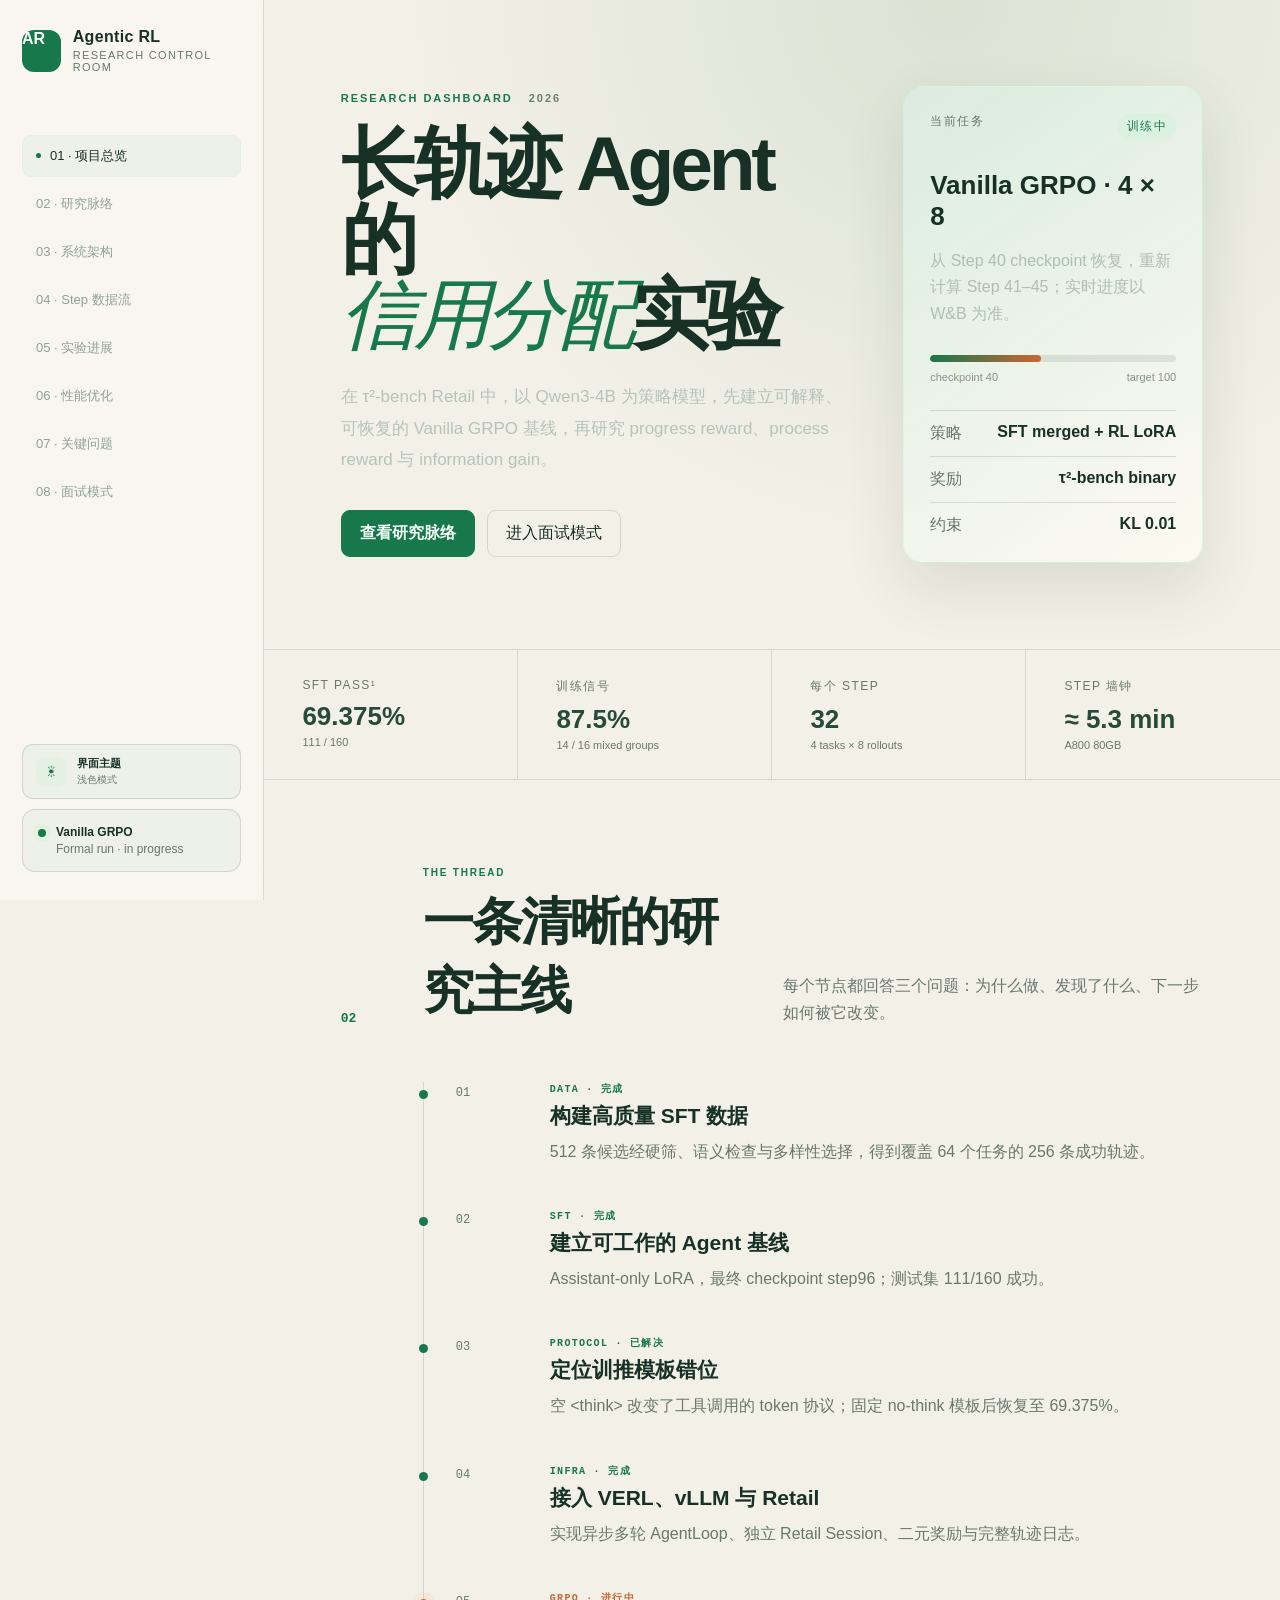
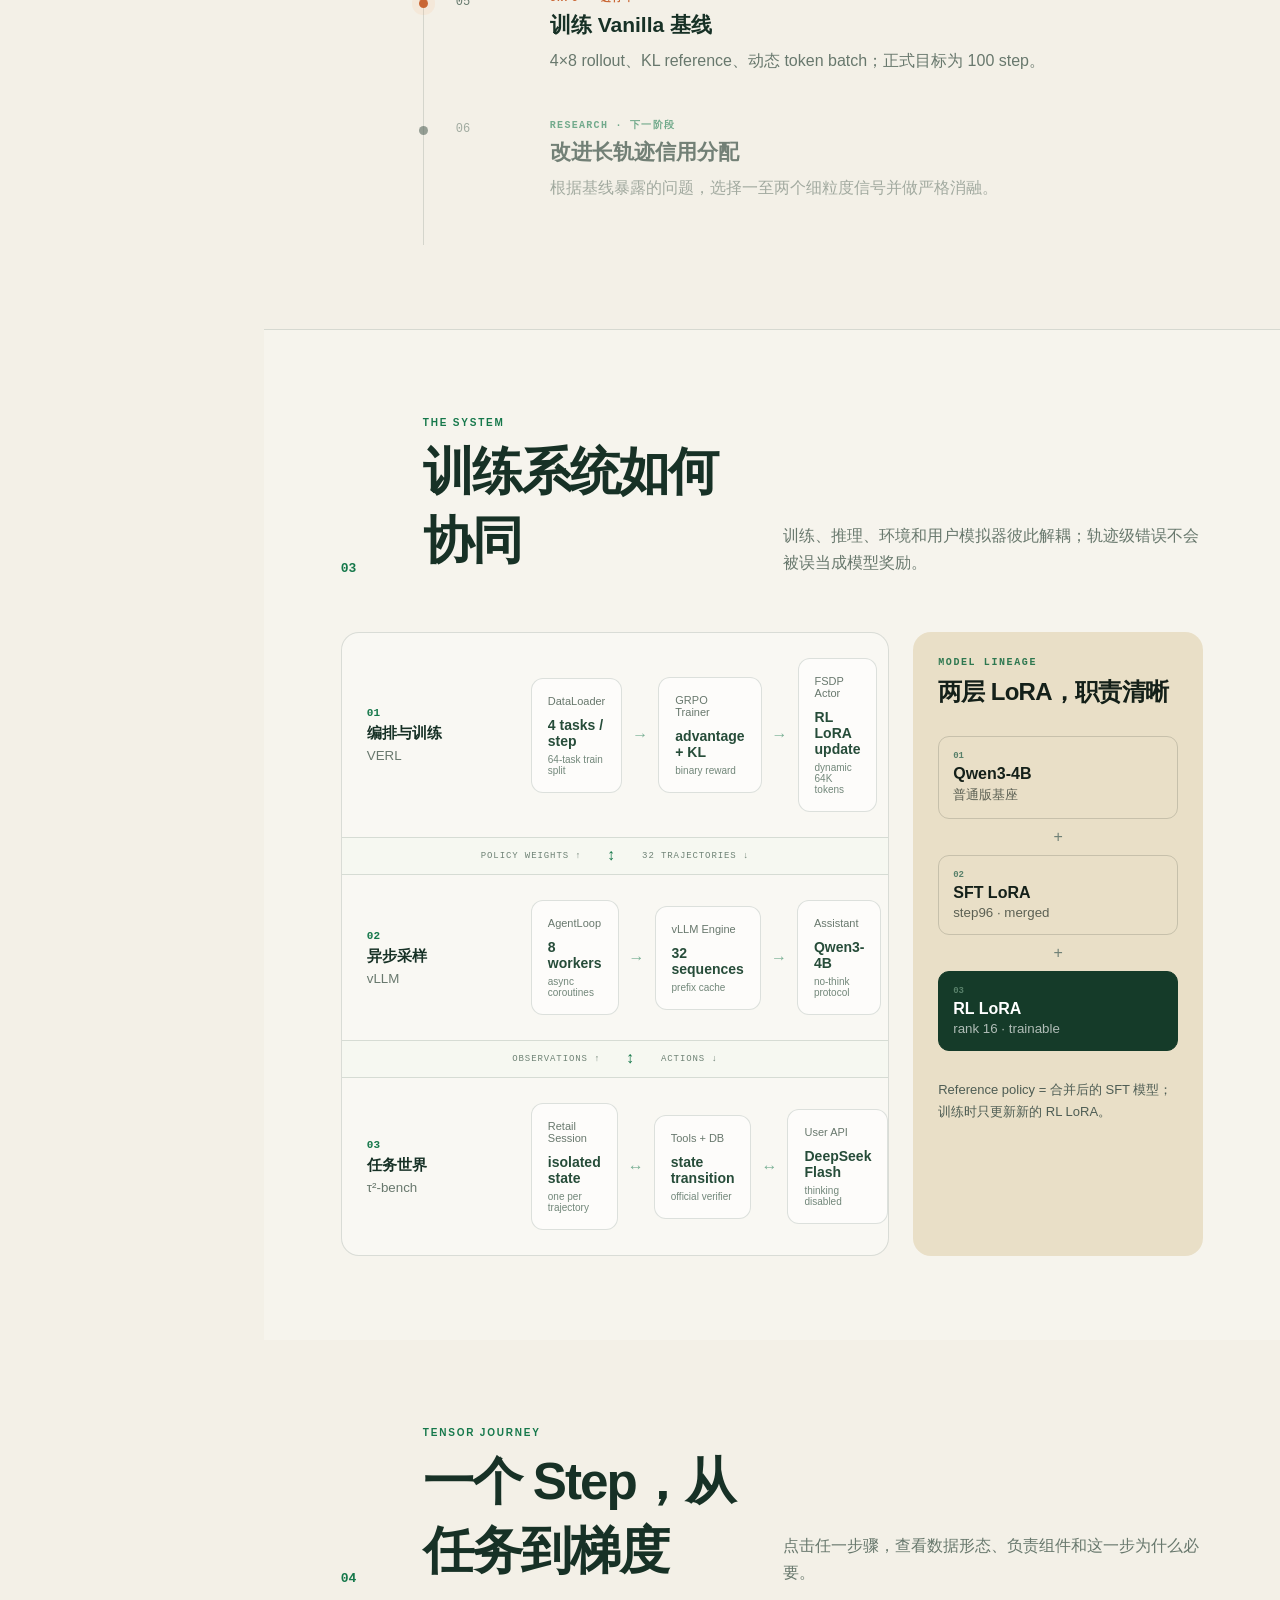
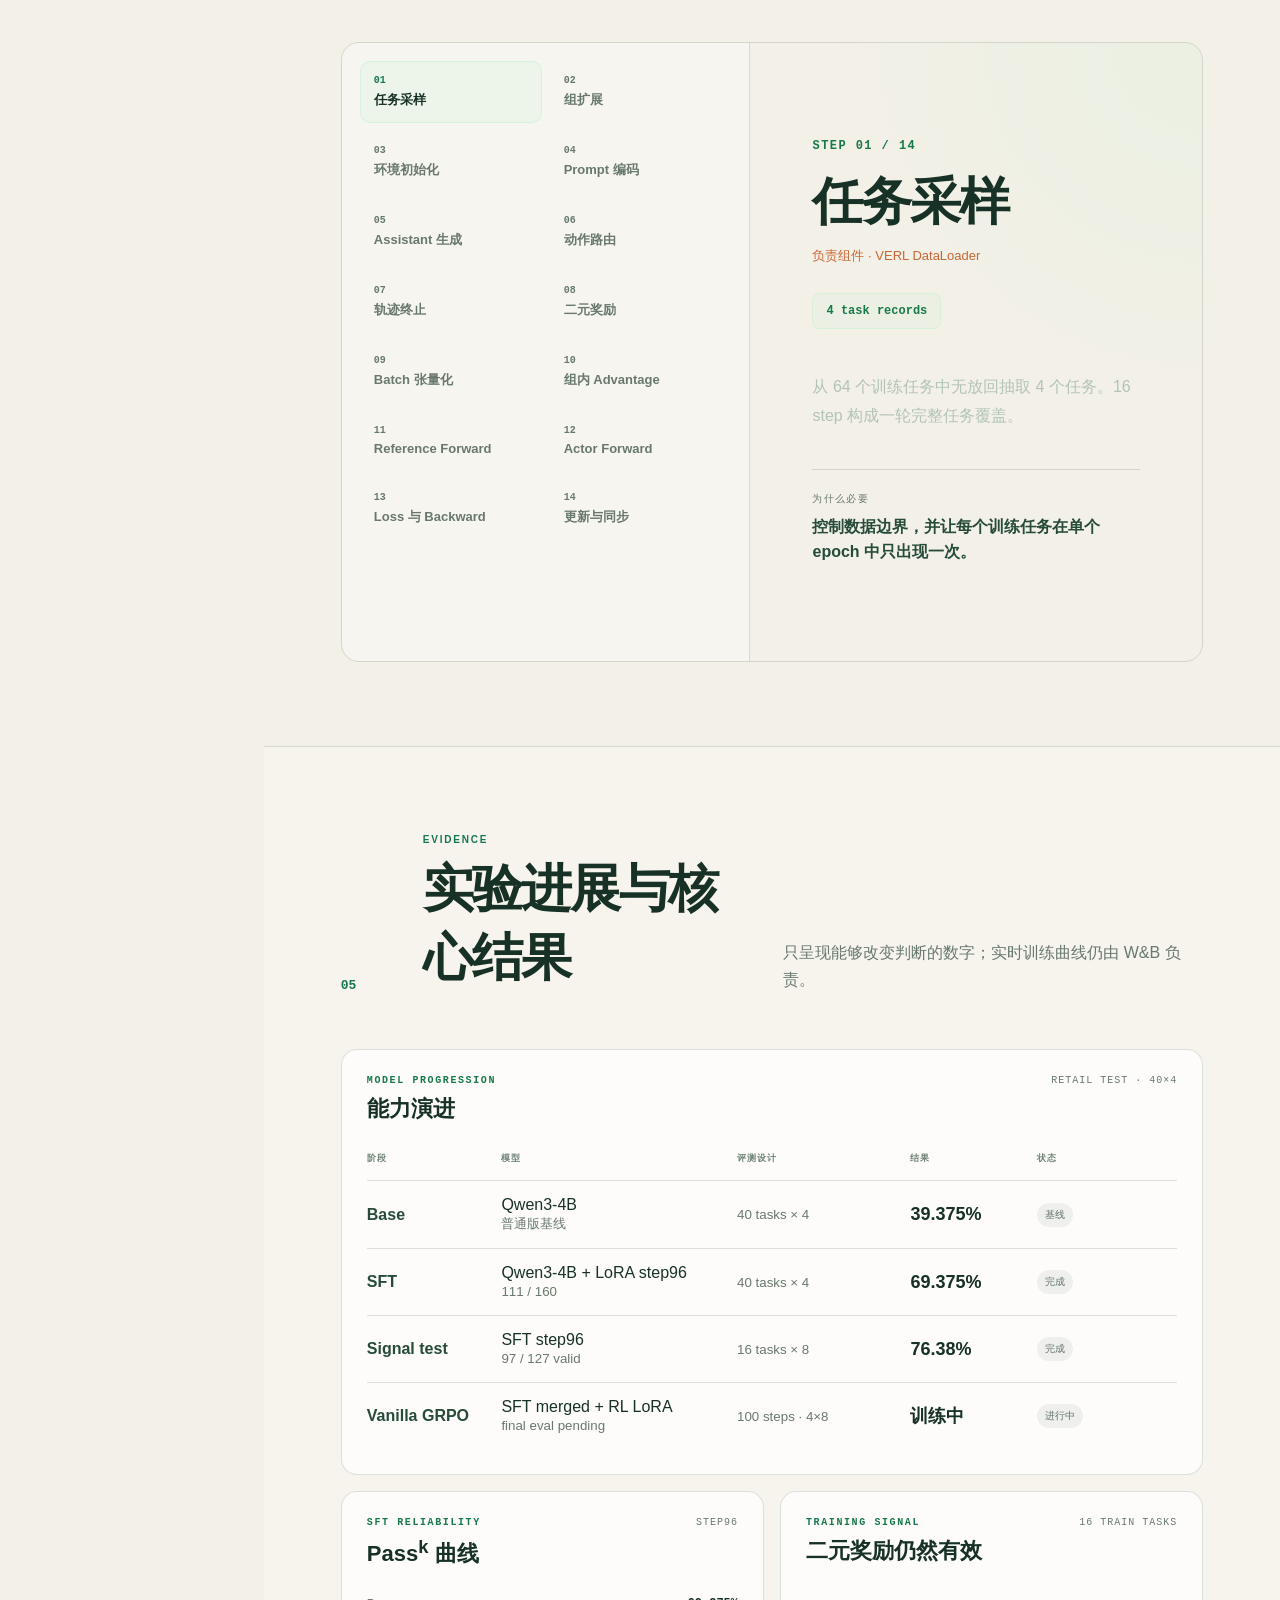
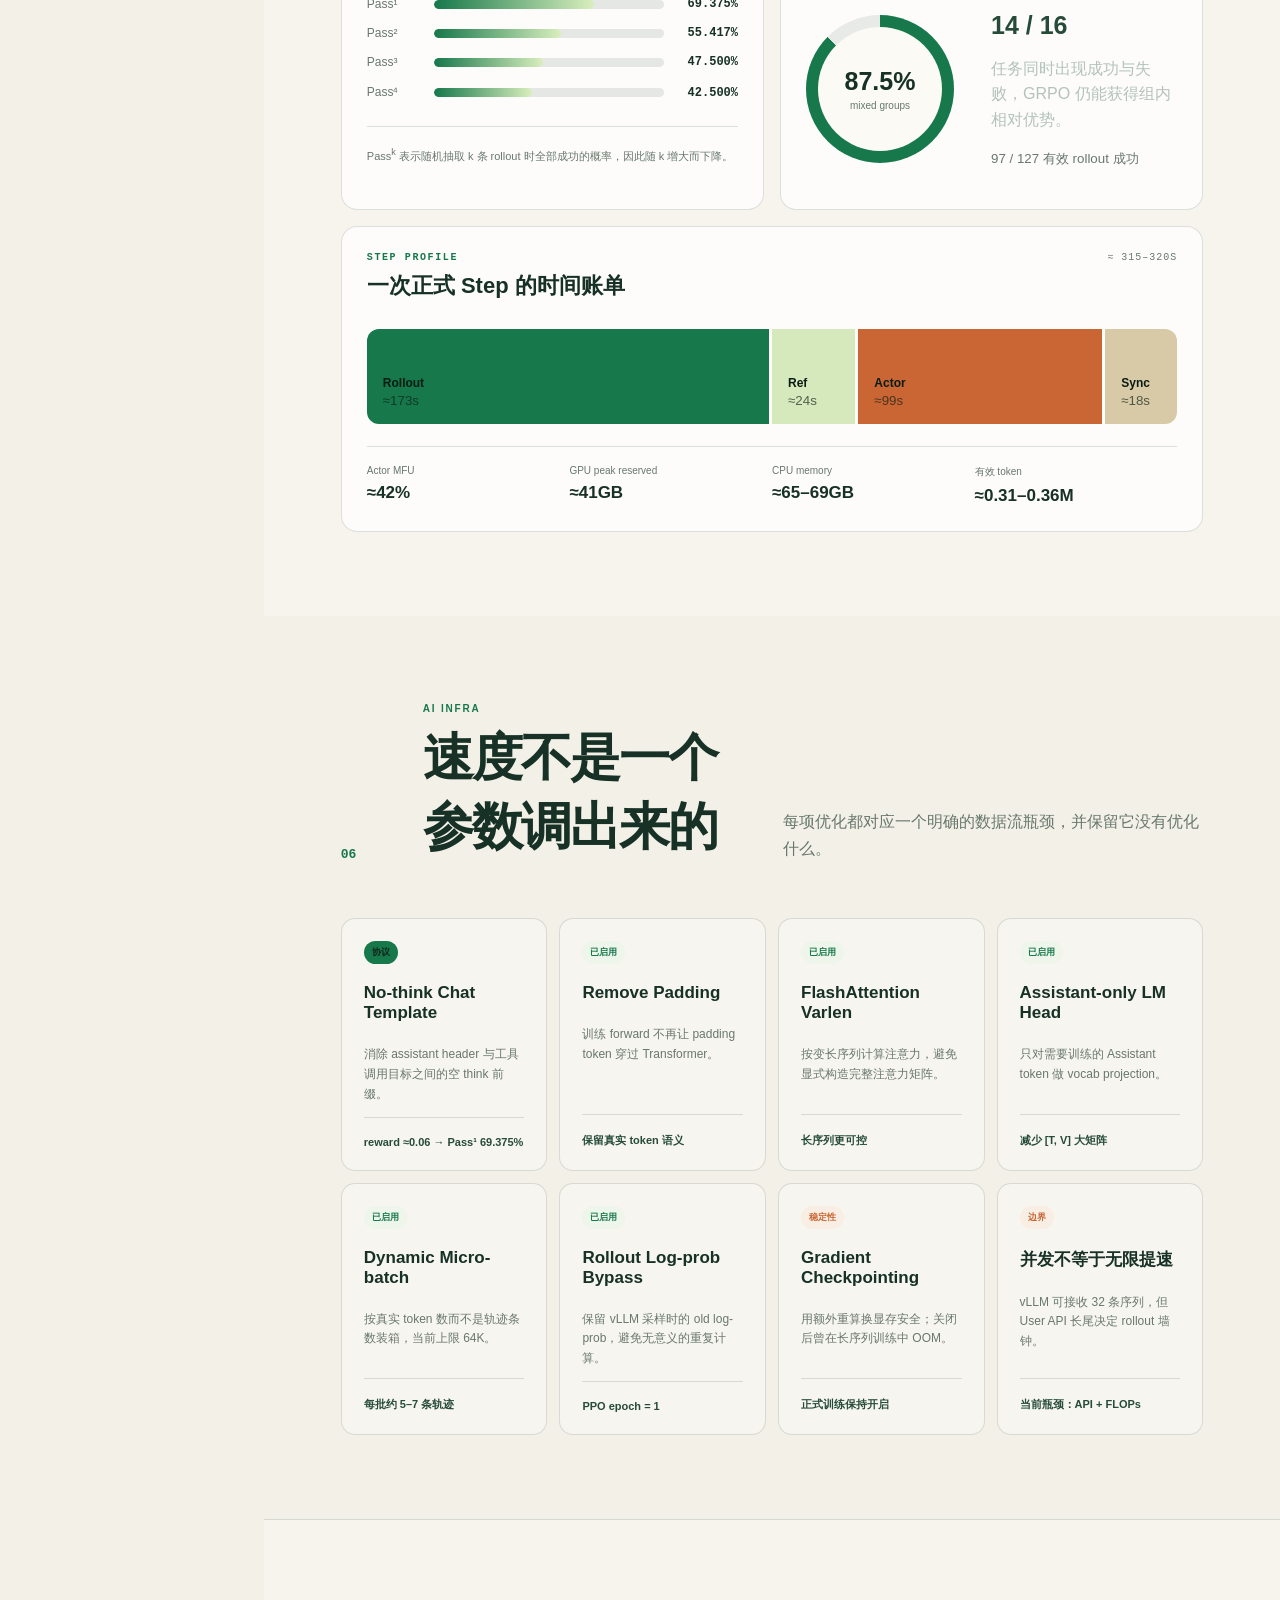
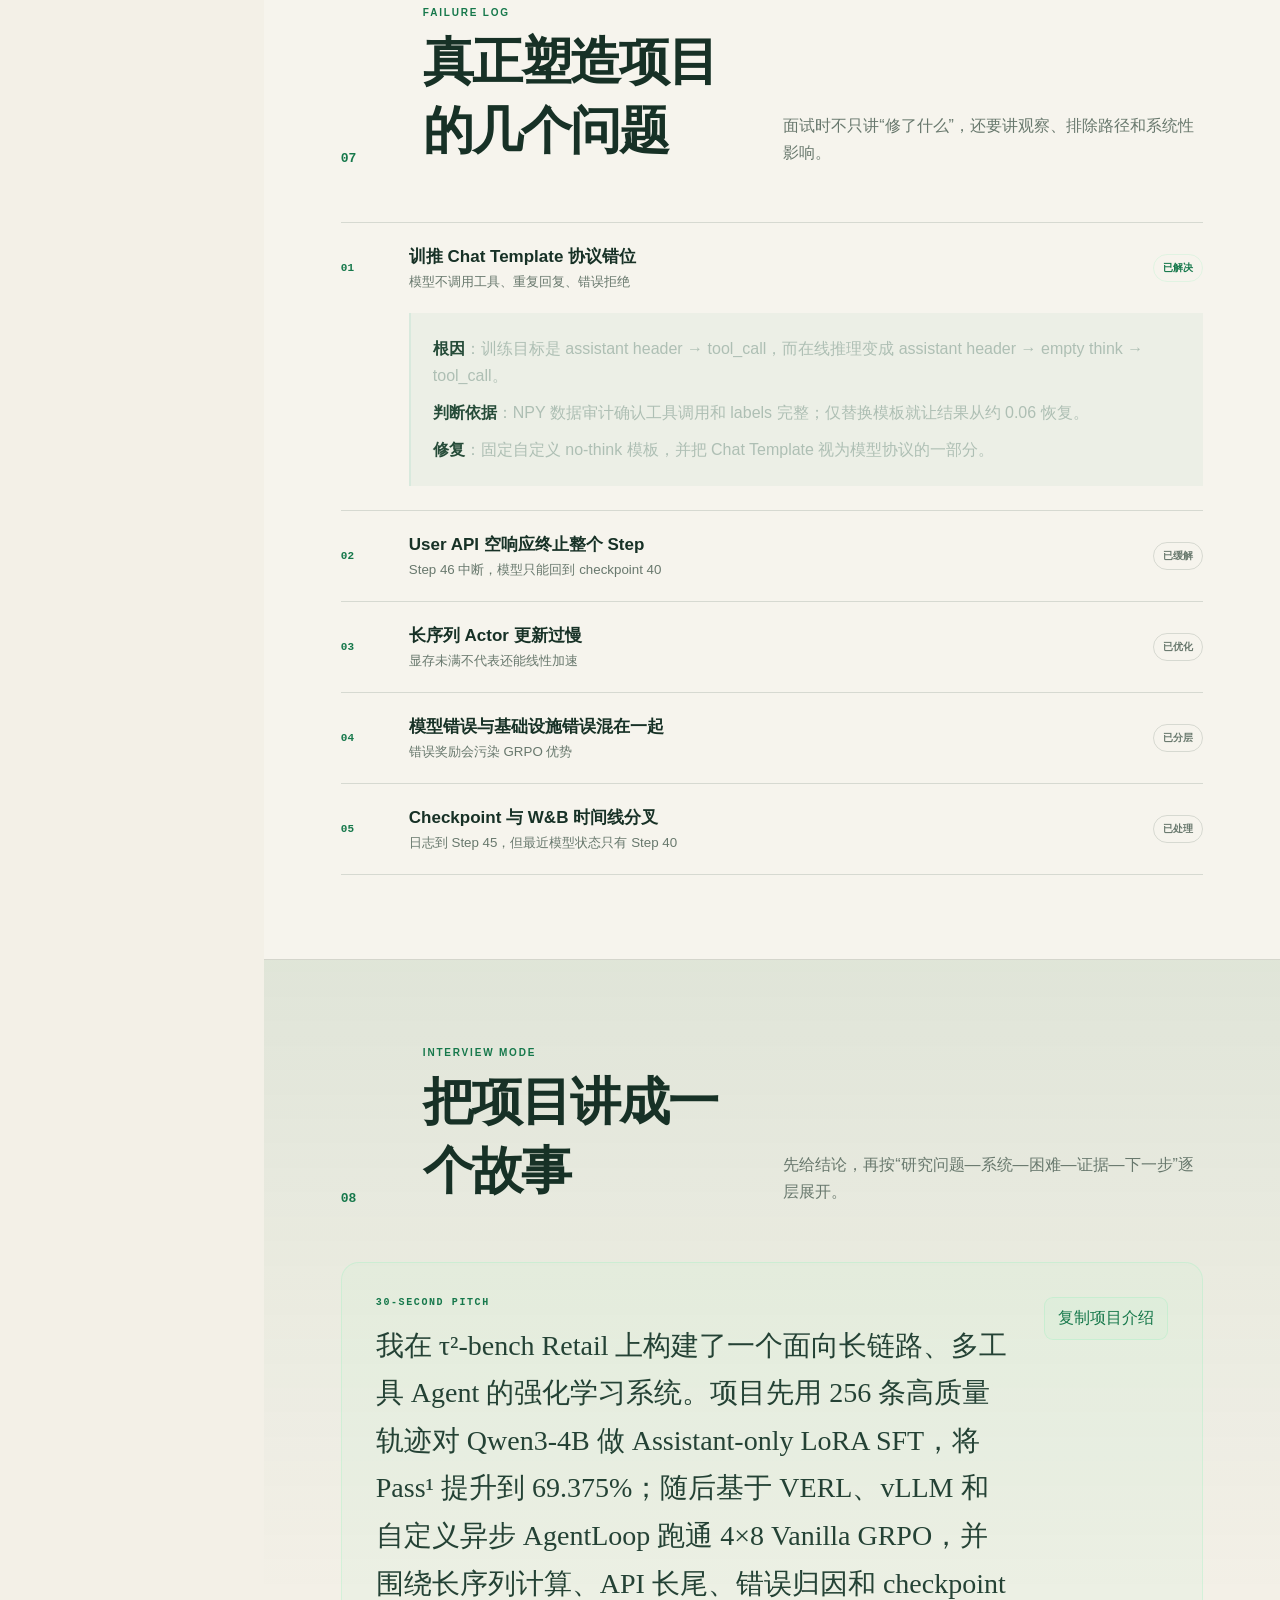
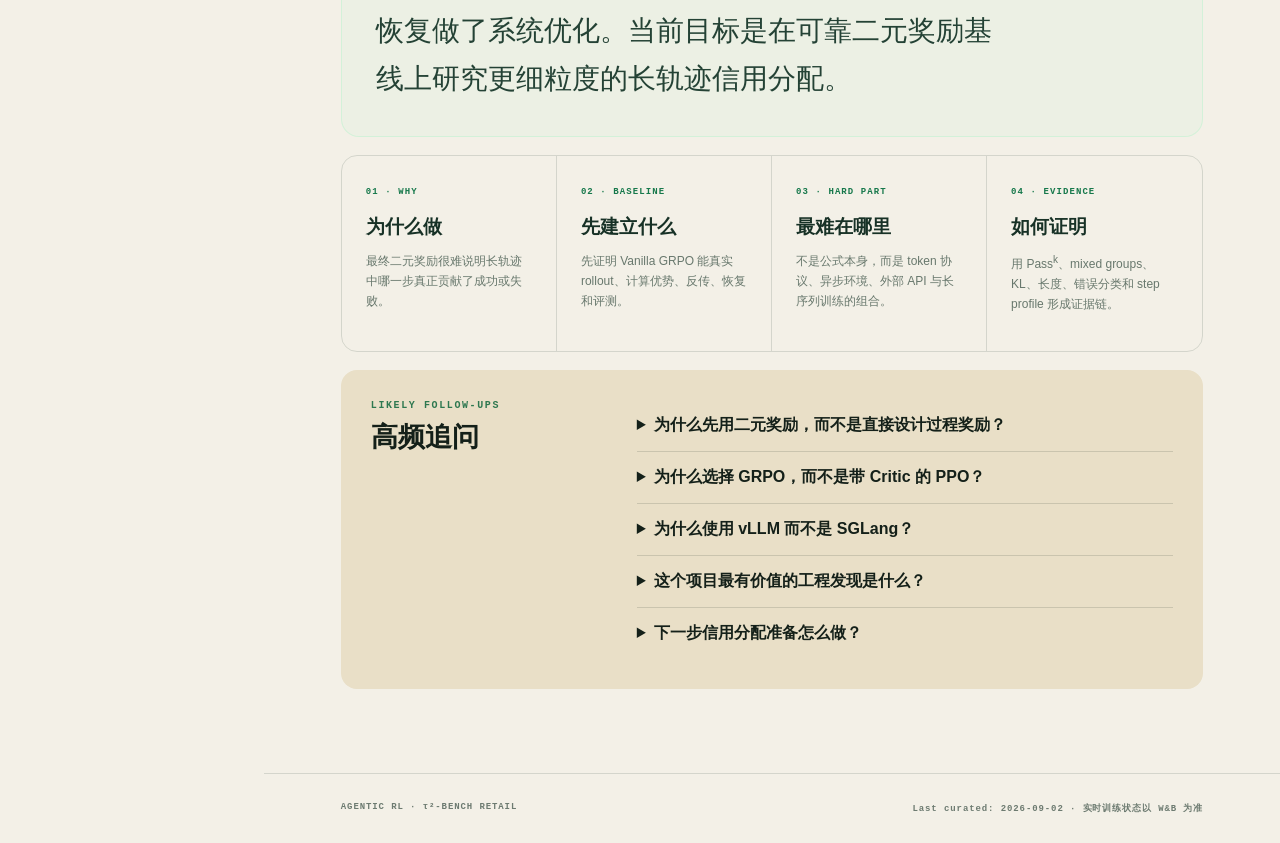
<file: agentic-grpo/dashboard/index.html>
<!doctype html>
<html lang="zh-CN">
  <head>
    <meta charset="UTF-8" />
    <meta name="viewport" content="width=device-width, initial-scale=1.0" />
    <meta
      name="description"
      content="tau2-bench Retail 长链路 Agent 强化学习项目驾驶舱"
    />
    <title>Agentic RL · Project Control Room</title>
    <script>
      (() => {
        const saved = localStorage.getItem("agentic-rl-theme");
        const preferred = matchMedia("(prefers-color-scheme: light)").matches ? "light" : "dark";
        document.documentElement.dataset.theme = saved || preferred;
      })();
    </script>
    <link rel="stylesheet" href="styles.css" />
  </head>
  <body>
    <div class="app-shell">
      <aside class="sidebar" aria-label="项目导航">
        <div class="brand">
          <span class="brand-mark">AR</span>
          <div>
            <strong>Agentic RL</strong>
            <span>Research control room</span>
          </div>
        </div>

        <nav class="side-nav">
          <a class="active" href="#overview">01 · 项目总览</a>
          <a href="#story">02 · 研究脉络</a>
          <a href="#architecture">03 · 系统架构</a>
          <a href="#step-flow">04 · Step 数据流</a>
          <a href="#experiments">05 · 实验进展</a>
          <a href="#optimizations">06 · 性能优化</a>
          <a href="#problems">07 · 关键问题</a>
          <a href="#interview">08 · 面试模式</a>
        </nav>

        <button class="theme-toggle" id="theme-toggle" type="button" aria-label="切换浅色或深色主题">
          <span class="theme-icon" id="theme-icon" aria-hidden="true">☾</span>
          <span><strong>界面主题</strong><small id="theme-label">深色模式</small></span>
        </button>

        <div class="sidebar-foot">
          <span class="live-dot" aria-hidden="true"></span>
          <div>
            <strong>Vanilla GRPO</strong>
            <span>Formal run · in progress</span>
          </div>
        </div>
      </aside>

      <main>
        <section class="hero section" id="overview">
          <div class="hero-copy">
            <div class="eyebrow"><span>RESEARCH DASHBOARD</span><span>2026</span></div>
            <h1>长轨迹 Agent 的<br /><em>信用分配</em>实验</h1>
            <p class="hero-summary">
              在 τ²-bench Retail 中，以 Qwen3-4B 为策略模型，先建立可解释、可恢复的
              Vanilla GRPO 基线，再研究 progress reward、process reward 与 information gain。
            </p>
            <div class="hero-actions">
              <a class="button primary" href="#story">查看研究脉络</a>
              <button class="button ghost" id="interview-toggle" type="button">
                进入面试模式
              </button>
            </div>
          </div>

          <div class="mission-card">
            <div class="mission-head">
              <span>当前任务</span>
              <span class="status-pill" id="current-status">训练中</span>
            </div>
            <h2>Vanilla GRPO · 4 × 8</h2>
            <p id="current-run-description">从 Step 40 checkpoint 恢复，重新计算 Step 41–45，目标 Step 100。</p>
            <div class="progress-track" aria-label="训练计划进度">
              <span id="run-progress" style="width: 45%"></span>
            </div>
            <div class="progress-labels">
              <span id="checkpoint-label">checkpoint 40</span>
              <span id="target-label">target 100</span>
            </div>
            <dl class="mission-facts">
              <div><dt>策略</dt><dd>SFT merged + RL LoRA</dd></div>
              <div><dt>奖励</dt><dd>τ²-bench binary</dd></div>
              <div><dt>约束</dt><dd>KL 0.01</dd></div>
            </dl>
          </div>
        </section>

        <section class="metric-strip" aria-label="核心项目指标">
          <article><span>SFT Pass¹</span><strong>69.375%</strong><small>111 / 160</small></article>
          <article><span>训练信号</span><strong>87.5%</strong><small>14 / 16 mixed groups</small></article>
          <article><span>每个 Step</span><strong>32</strong><small>4 tasks × 8 rollouts</small></article>
          <article><span>Step 墙钟</span><strong>≈ 5.3 min</strong><small>A800 80GB</small></article>
        </section>

        <section class="section story" id="story">
          <header class="section-heading">
            <span class="section-index">02</span>
            <div><p>THE THREAD</p><h2>一条清晰的研究主线</h2></div>
            <p>每个节点都回答三个问题：为什么做、发现了什么、下一步如何被它改变。</p>
          </header>

          <div class="timeline">
            <article class="timeline-item done">
              <span class="timeline-number">01</span>
              <div><p class="timeline-meta">DATA · 完成</p><h3>构建高质量 SFT 数据</h3><p>512 条候选经硬筛、语义检查与多样性选择，得到覆盖 64 个任务的 256 条成功轨迹。</p></div>
            </article>
            <article class="timeline-item done">
              <span class="timeline-number">02</span>
              <div><p class="timeline-meta">SFT · 完成</p><h3>建立可工作的 Agent 基线</h3><p>Assistant-only LoRA，最终 checkpoint step96；测试集 111/160 成功。</p></div>
            </article>
            <article class="timeline-item solved">
              <span class="timeline-number">03</span>
              <div><p class="timeline-meta">PROTOCOL · 已解决</p><h3>定位训推模板错位</h3><p>空 &lt;think&gt; 改变了工具调用的 token 协议；固定 no-think 模板后恢复至 69.375%。</p></div>
            </article>
            <article class="timeline-item done">
              <span class="timeline-number">04</span>
              <div><p class="timeline-meta">INFRA · 完成</p><h3>接入 VERL、vLLM 与 Retail</h3><p>实现异步多轮 AgentLoop、独立 Retail Session、二元奖励与完整轨迹日志。</p></div>
            </article>
            <article class="timeline-item active">
              <span class="timeline-number">05</span>
              <div><p class="timeline-meta">GRPO · 进行中</p><h3>训练 Vanilla 基线</h3><p>4×8 rollout、KL reference、动态 token batch；正式目标为 100 step。</p></div>
            </article>
            <article class="timeline-item future">
              <span class="timeline-number">06</span>
              <div><p class="timeline-meta">RESEARCH · 下一阶段</p><h3>改进长轨迹信用分配</h3><p>根据基线暴露的问题，选择一至两个细粒度信号并做严格消融。</p></div>
            </article>
          </div>
        </section>

        <section class="section architecture" id="architecture">
          <header class="section-heading">
            <span class="section-index">03</span>
            <div><p>THE SYSTEM</p><h2>训练系统如何协同</h2></div>
            <p>训练、推理、环境和用户模拟器彼此解耦；轨迹级错误不会被误当成模型奖励。</p>
          </header>

          <div class="architecture-layout">
            <div class="architecture-stack" aria-label="项目系统架构">
              <div class="arch-layer orchestration">
                <div class="arch-label"><span>01</span><strong>编排与训练</strong><small>VERL</small></div>
                <div class="arch-nodes">
                  <article><span>DataLoader</span><strong>4 tasks / step</strong><small>64-task train split</small></article>
                  <span class="arch-arrow">→</span>
                  <article><span>GRPO Trainer</span><strong>advantage + KL</strong><small>binary reward</small></article>
                  <span class="arch-arrow">→</span>
                  <article><span>FSDP Actor</span><strong>RL LoRA update</strong><small>dynamic 64K tokens</small></article>
                </div>
              </div>
              <div class="arch-connector"><span>policy weights ↑</span><b>↕</b><span>32 trajectories ↓</span></div>
              <div class="arch-layer rollout-layer">
                <div class="arch-label"><span>02</span><strong>异步采样</strong><small>vLLM</small></div>
                <div class="arch-nodes">
                  <article><span>AgentLoop</span><strong>8 workers</strong><small>async coroutines</small></article>
                  <span class="arch-arrow">→</span>
                  <article><span>vLLM Engine</span><strong>32 sequences</strong><small>prefix cache</small></article>
                  <span class="arch-arrow">→</span>
                  <article><span>Assistant</span><strong>Qwen3-4B</strong><small>no-think protocol</small></article>
                </div>
              </div>
              <div class="arch-connector"><span>observations ↑</span><b>↕</b><span>actions ↓</span></div>
              <div class="arch-layer environment-layer">
                <div class="arch-label"><span>03</span><strong>任务世界</strong><small>τ²-bench</small></div>
                <div class="arch-nodes">
                  <article><span>Retail Session</span><strong>isolated state</strong><small>one per trajectory</small></article>
                  <span class="arch-arrow">↔</span>
                  <article><span>Tools + DB</span><strong>state transition</strong><small>official verifier</small></article>
                  <span class="arch-arrow">↔</span>
                  <article><span>User API</span><strong>DeepSeek Flash</strong><small>thinking disabled</small></article>
                </div>
              </div>
            </div>

            <aside class="lineage-card">
              <p class="micro-label">MODEL LINEAGE</p>
              <h3>两层 LoRA，职责清晰</h3>
              <div class="lineage-flow">
                <div><span>01</span><strong>Qwen3-4B</strong><small>普通版基座</small></div>
                <i>+</i>
                <div><span>02</span><strong>SFT LoRA</strong><small>step96 · merged</small></div>
                <i>+</i>
                <div class="active-model"><span>03</span><strong>RL LoRA</strong><small>rank 16 · trainable</small></div>
              </div>
              <p>Reference policy = 合并后的 SFT 模型；训练时只更新新的 RL LoRA。</p>
            </aside>
          </div>
        </section>

        <section class="section step-flow" id="step-flow">
          <header class="section-heading">
            <span class="section-index">04</span>
            <div><p>TENSOR JOURNEY</p><h2>一个 Step，从任务到梯度</h2></div>
            <p>点击任一步骤，查看数据形态、负责组件和这一步为什么必要。</p>
          </header>
          <div class="flow-workbench">
            <div class="flow-selector" id="flow-selector" aria-label="训练步骤选择"></div>
            <article class="flow-detail" id="flow-detail" aria-live="polite"></article>
          </div>
        </section>

        <section class="section experiments" id="experiments">
          <header class="section-heading">
            <span class="section-index">05</span>
            <div><p>EVIDENCE</p><h2>实验进展与核心结果</h2></div>
            <p>只呈现能够改变判断的数字；实时训练曲线仍由 W&B 负责。</p>
          </header>

          <div class="result-grid">
            <article class="result-card span-2">
              <div class="card-heading"><div><p class="micro-label">MODEL PROGRESSION</p><h3>能力演进</h3></div><span>Retail test · 40×4</span></div>
              <div class="experiment-table" id="experiment-table"></div>
            </article>

            <article class="result-card">
              <div class="card-heading"><div><p class="micro-label">SFT RELIABILITY</p><h3>Pass<sup>k</sup> 曲线</h3></div><span>step96</span></div>
              <div class="bar-chart" id="passk-chart"></div>
              <p class="card-note">Pass<sup>k</sup> 表示随机抽取 k 条 rollout 时全部成功的概率，因此随 k 增大而下降。</p>
            </article>

            <article class="result-card">
              <div class="card-heading"><div><p class="micro-label">TRAINING SIGNAL</p><h3>二元奖励仍然有效</h3></div><span>16 train tasks</span></div>
              <div class="donut-row">
                <div class="donut" style="--value: 87.5"><strong>87.5%</strong><span>mixed groups</span></div>
                <div class="signal-copy"><strong>14 / 16</strong><p>任务同时出现成功与失败，GRPO 仍能获得组内相对优势。</p><small>97 / 127 有效 rollout 成功</small></div>
              </div>
            </article>

            <article class="result-card span-2">
              <div class="card-heading"><div><p class="micro-label">STEP PROFILE</p><h3>一次正式 Step 的时间账单</h3></div><span>≈ 315–320s</span></div>
              <div class="time-stack" aria-label="训练阶段耗时比例">
                <span class="time-rollout" style="flex:173"><b>Rollout</b><small>≈173s</small></span>
                <span class="time-ref" style="flex:24"><b>Ref</b><small>≈24s</small></span>
                <span class="time-actor" style="flex:99"><b>Actor</b><small>≈99s</small></span>
                <span class="time-sync" style="flex:18"><b>Sync</b><small>≈18s</small></span>
              </div>
              <div class="profile-facts">
                <div><span>Actor MFU</span><strong>≈42%</strong></div>
                <div><span>GPU peak reserved</span><strong>≈41GB</strong></div>
                <div><span>CPU memory</span><strong>≈65–69GB</strong></div>
                <div><span>有效 token</span><strong>≈0.31–0.36M</strong></div>
              </div>
            </article>
          </div>
        </section>

        <section class="section optimizations" id="optimizations">
          <header class="section-heading">
            <span class="section-index">06</span>
            <div><p>AI INFRA</p><h2>速度不是一个参数调出来的</h2></div>
            <p>每项优化都对应一个明确的数据流瓶颈，并保留它没有优化什么。</p>
          </header>
          <div class="optimization-grid">
            <article><span class="opt-state solved">协议</span><h3>No-think Chat Template</h3><p>消除 assistant header 与工具调用目标之间的空 think 前缀。</p><strong>reward ≈0.06 → Pass¹ 69.375%</strong></article>
            <article><span class="opt-state done">已启用</span><h3>Remove Padding</h3><p>训练 forward 不再让 padding token 穿过 Transformer。</p><strong>保留真实 token 语义</strong></article>
            <article><span class="opt-state done">已启用</span><h3>FlashAttention Varlen</h3><p>按变长序列计算注意力，避免显式构造完整注意力矩阵。</p><strong>长序列更可控</strong></article>
            <article><span class="opt-state done">已启用</span><h3>Assistant-only LM Head</h3><p>只对需要训练的 Assistant token 做 vocab projection。</p><strong>减少 [T, V] 大矩阵</strong></article>
            <article><span class="opt-state done">已启用</span><h3>Dynamic Micro-batch</h3><p>按真实 token 数而不是轨迹条数装箱，当前上限 64K。</p><strong>每批约 5–7 条轨迹</strong></article>
            <article><span class="opt-state done">已启用</span><h3>Rollout Log-prob Bypass</h3><p>保留 vLLM 采样时的 old log-prob，避免无意义的重复计算。</p><strong>PPO epoch = 1</strong></article>
            <article><span class="opt-state guarded">稳定性</span><h3>Gradient Checkpointing</h3><p>用额外重算换显存安全；关闭后曾在长序列训练中 OOM。</p><strong>正式训练保持开启</strong></article>
            <article><span class="opt-state guarded">边界</span><h3>并发不等于无限提速</h3><p>vLLM 可接收 32 条序列，但 User API 长尾决定 rollout 墙钟。</p><strong>当前瓶颈：API + FLOPs</strong></article>
          </div>
        </section>

        <section class="section problems" id="problems">
          <header class="section-heading">
            <span class="section-index">07</span>
            <div><p>FAILURE LOG</p><h2>真正塑造项目的几个问题</h2></div>
            <p>面试时不只讲“修了什么”，还要讲观察、排除路径和系统性影响。</p>
          </header>
          <div class="problem-list">
            <details open>
              <summary><span>01</span><div><strong>训推 Chat Template 协议错位</strong><small>模型不调用工具、重复回复、错误拒绝</small></div><b>已解决</b></summary>
              <div class="problem-body"><p><strong>根因</strong>：训练目标是 assistant header → tool_call，而在线推理变成 assistant header → empty think → tool_call。</p><p><strong>判断依据</strong>：NPY 数据审计确认工具调用和 labels 完整；仅替换模板就让结果从约 0.06 恢复。</p><p><strong>修复</strong>：固定自定义 no-think 模板，并把 Chat Template 视为模型协议的一部分。</p></div>
            </details>
            <details>
              <summary><span>02</span><div><strong>User API 空响应终止整个 Step</strong><small>Step 46 中断，模型只能回到 checkpoint 40</small></div><b>已缓解</b></summary>
              <div class="problem-body"><p><strong>根因</strong>：API 返回 final chunk，但 content 为空；UserMessage 校验异常通过 asyncio gather 传播到整个 batch。</p><p><strong>修复</strong>：同一 user turn 使用原状态原地重试一次；仍失败才标记基础设施错误，轨迹级重试作为最后防线。</p><p><strong>剩余风险</strong>：五小时 API 额度约支持 55–56 step，真正耗尽时重试不能创造额度。</p></div>
            </details>
            <details>
              <summary><span>03</span><div><strong>长序列 Actor 更新过慢</strong><small>显存未满不代表还能线性加速</small></div><b>已优化</b></summary>
              <div class="problem-body"><p><strong>根因</strong>：padding、全 token vocab projection、注意力和反向传播共同放大计算量；瓶颈最终落在 FLOPs，而非显存容量。</p><p><strong>修复</strong>：remove padding、FlashAttention、Assistant-only LM Head、动态 token micro-batch。</p></div>
            </details>
            <details>
              <summary><span>04</span><div><strong>模型错误与基础设施错误混在一起</strong><small>错误奖励会污染 GRPO 优势</small></div><b>已分层</b></summary>
              <div class="problem-body"><p><strong>模型错误</strong>：错误工具参数、重复操作、超过最大步数，可以得到 reward 0。</p><p><strong>环境/API 错误</strong>：超时、空响应、网关故障，不应当作为模型失败进入训练。</p></div>
            </details>
            <details>
              <summary><span>05</span><div><strong>Checkpoint 与 W&B 时间线分叉</strong><small>日志到 Step 45，但最近模型状态只有 Step 40</small></div><b>已处理</b></summary>
              <div class="problem-body"><p>恢复时重新计算 Step 41–45，并新建 W&B Run，避免两套不同模型状态共享同一组 step 编号。</p></div>
            </details>
          </div>
        </section>

        <section class="section interview" id="interview">
          <header class="section-heading">
            <span class="section-index">08</span>
            <div><p>INTERVIEW MODE</p><h2>把项目讲成一个故事</h2></div>
            <p>先给结论，再按“研究问题—系统—困难—证据—下一步”逐层展开。</p>
          </header>

          <div class="interview-hero">
            <div>
              <p class="micro-label">30-SECOND PITCH</p>
              <blockquote id="pitch-text">我在 τ²-bench Retail 上构建了一个面向长链路、多工具 Agent 的强化学习系统。项目先用 256 条高质量轨迹对 Qwen3-4B 做 Assistant-only LoRA SFT，将 Pass¹ 提升到 69.375%；随后基于 VERL、vLLM 和自定义异步 AgentLoop 跑通 4×8 Vanilla GRPO，并围绕长序列计算、API 长尾、错误归因和 checkpoint 恢复做了系统优化。当前目标是在可靠二元奖励基线上研究更细粒度的长轨迹信用分配。</blockquote>
            </div>
            <button class="copy-button" type="button" data-copy-target="pitch-text">复制项目介绍</button>
          </div>

          <div class="interview-grid">
            <article>
              <span>01 · WHY</span><h3>为什么做</h3>
              <p>最终二元奖励很难说明长轨迹中哪一步真正贡献了成功或失败。</p>
            </article>
            <article>
              <span>02 · BASELINE</span><h3>先建立什么</h3>
              <p>先证明 Vanilla GRPO 能真实 rollout、计算优势、反传、恢复和评测。</p>
            </article>
            <article>
              <span>03 · HARD PART</span><h3>最难在哪里</h3>
              <p>不是公式本身，而是 token 协议、异步环境、外部 API 与长序列训练的组合。</p>
            </article>
            <article>
              <span>04 · EVIDENCE</span><h3>如何证明</h3>
              <p>用 Pass<sup>k</sup>、mixed groups、KL、长度、错误分类和 step profile 形成证据链。</p>
            </article>
          </div>

          <div class="qa-board">
            <div class="qa-title"><p class="micro-label">LIKELY FOLLOW-UPS</p><h3>高频追问</h3></div>
            <div class="qa-list">
              <details><summary>为什么先用二元奖励，而不是直接设计过程奖励？</summary><p>先固定一个可复现的基线，避免把系统错误、环境问题和奖励设计同时引入。只有看到 Vanilla GRPO 的真实失败模式，细粒度奖励才有明确靶点。</p></details>
              <details><summary>为什么选择 GRPO，而不是带 Critic 的 PPO？</summary><p>同一任务可以自然采样多个 rollout，组内相对奖励直接提供优势估计；同时避免训练额外价值模型，适合当前 4B 模型与单卡资源。</p></details>
              <details><summary>为什么使用 vLLM 而不是 SGLang？</summary><p>VERL 对 vLLM 的训练集成更成熟，权重同步与 rollout correction 路径更直接；当前瓶颈主要是外部 User API，而不是缺少更复杂的推理调度。</p></details>
              <details><summary>这个项目最有价值的工程发现是什么？</summary><p>Chat Template 不是展示格式，而是模型协议。一个空 think 前缀就能让正常下降的 SFT loss 与在线 Agent 能力彻底脱节。</p></details>
              <details><summary>下一步信用分配准备怎么做？</summary><p>完成 Vanilla 基线后，优先从实际失败中选择一到两个信号，例如可验证的 progress reward 或工具状态变化，而不是同时堆叠多个奖励。</p></details>
            </div>
          </div>
        </section>

        <footer>
          <span>AGENTIC RL · τ²-BENCH RETAIL</span>
          <span>Last curated: 2026-09-02 · 实时训练状态以 W&B 为准</span>
        </footer>
      </main>
    </div>
    <script src="data.js"></script>
    <script src="app.js"></script>
  </body>
</html>
</file>
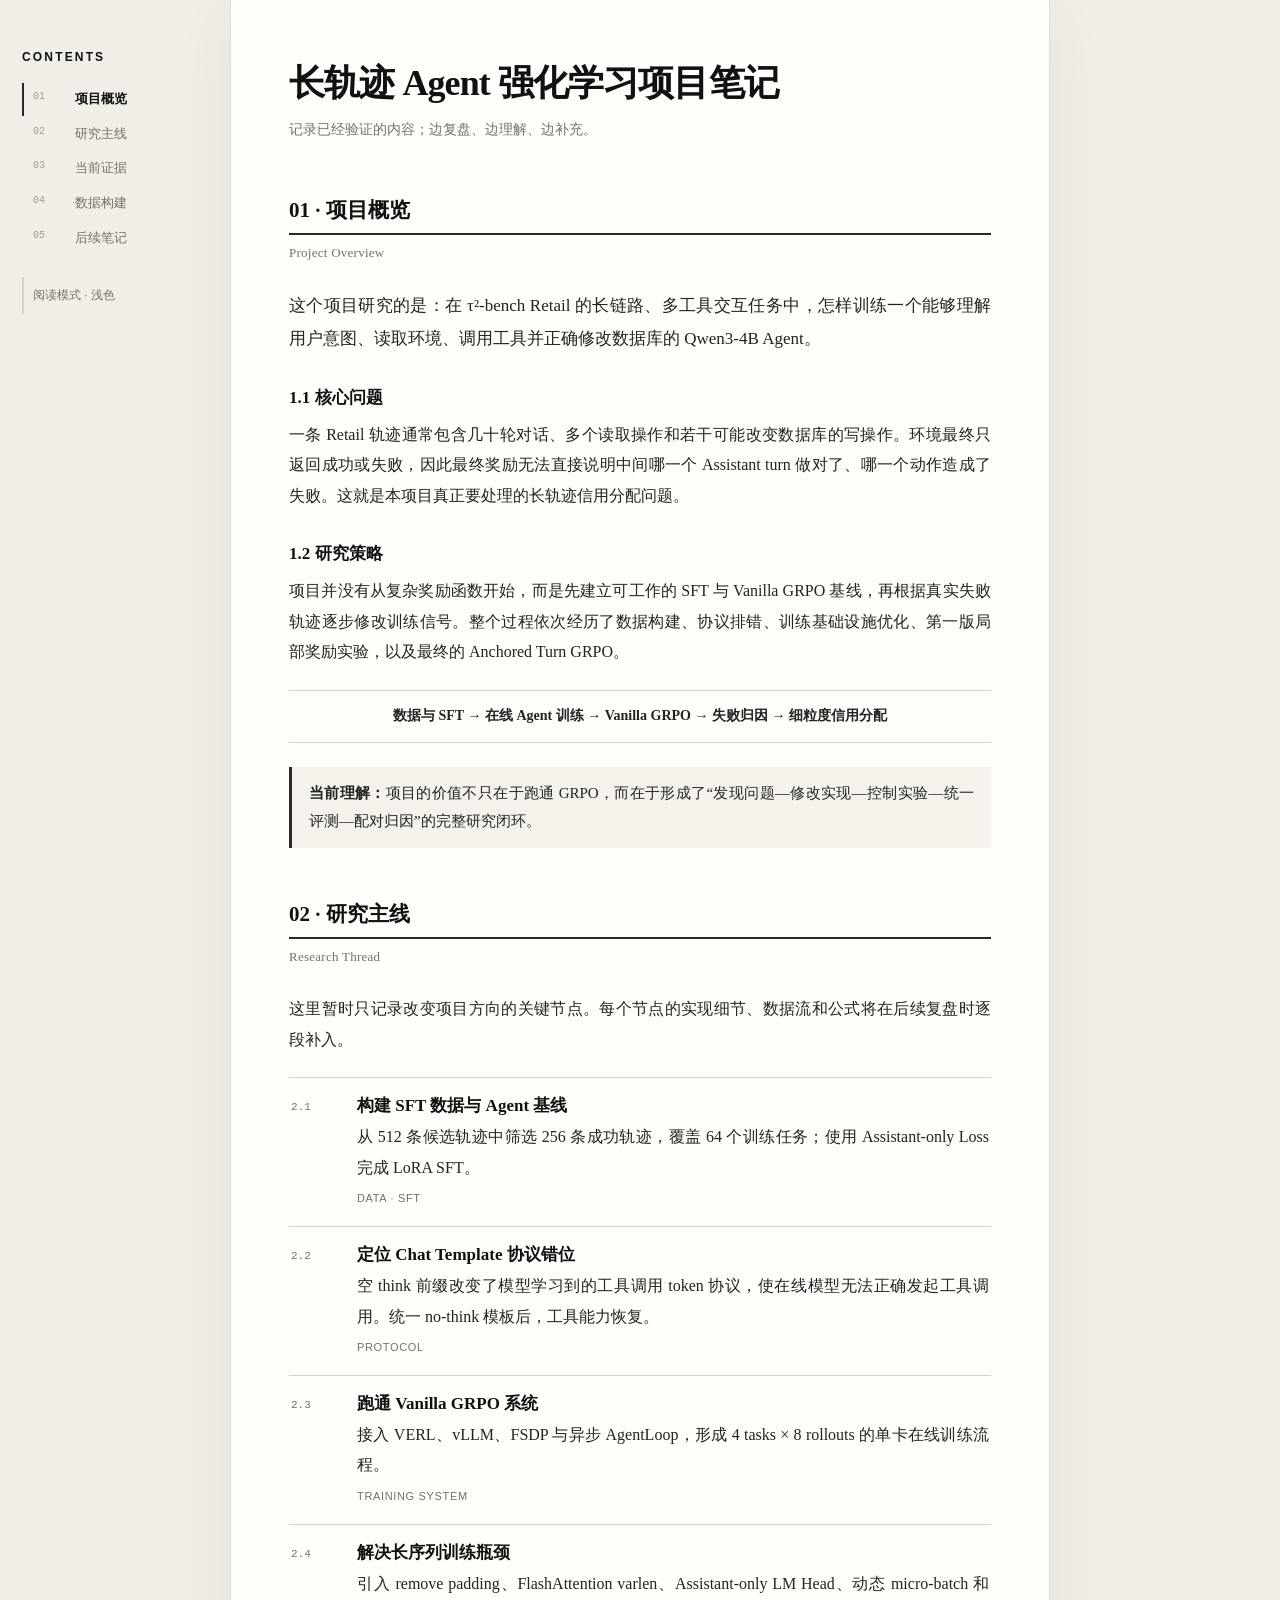
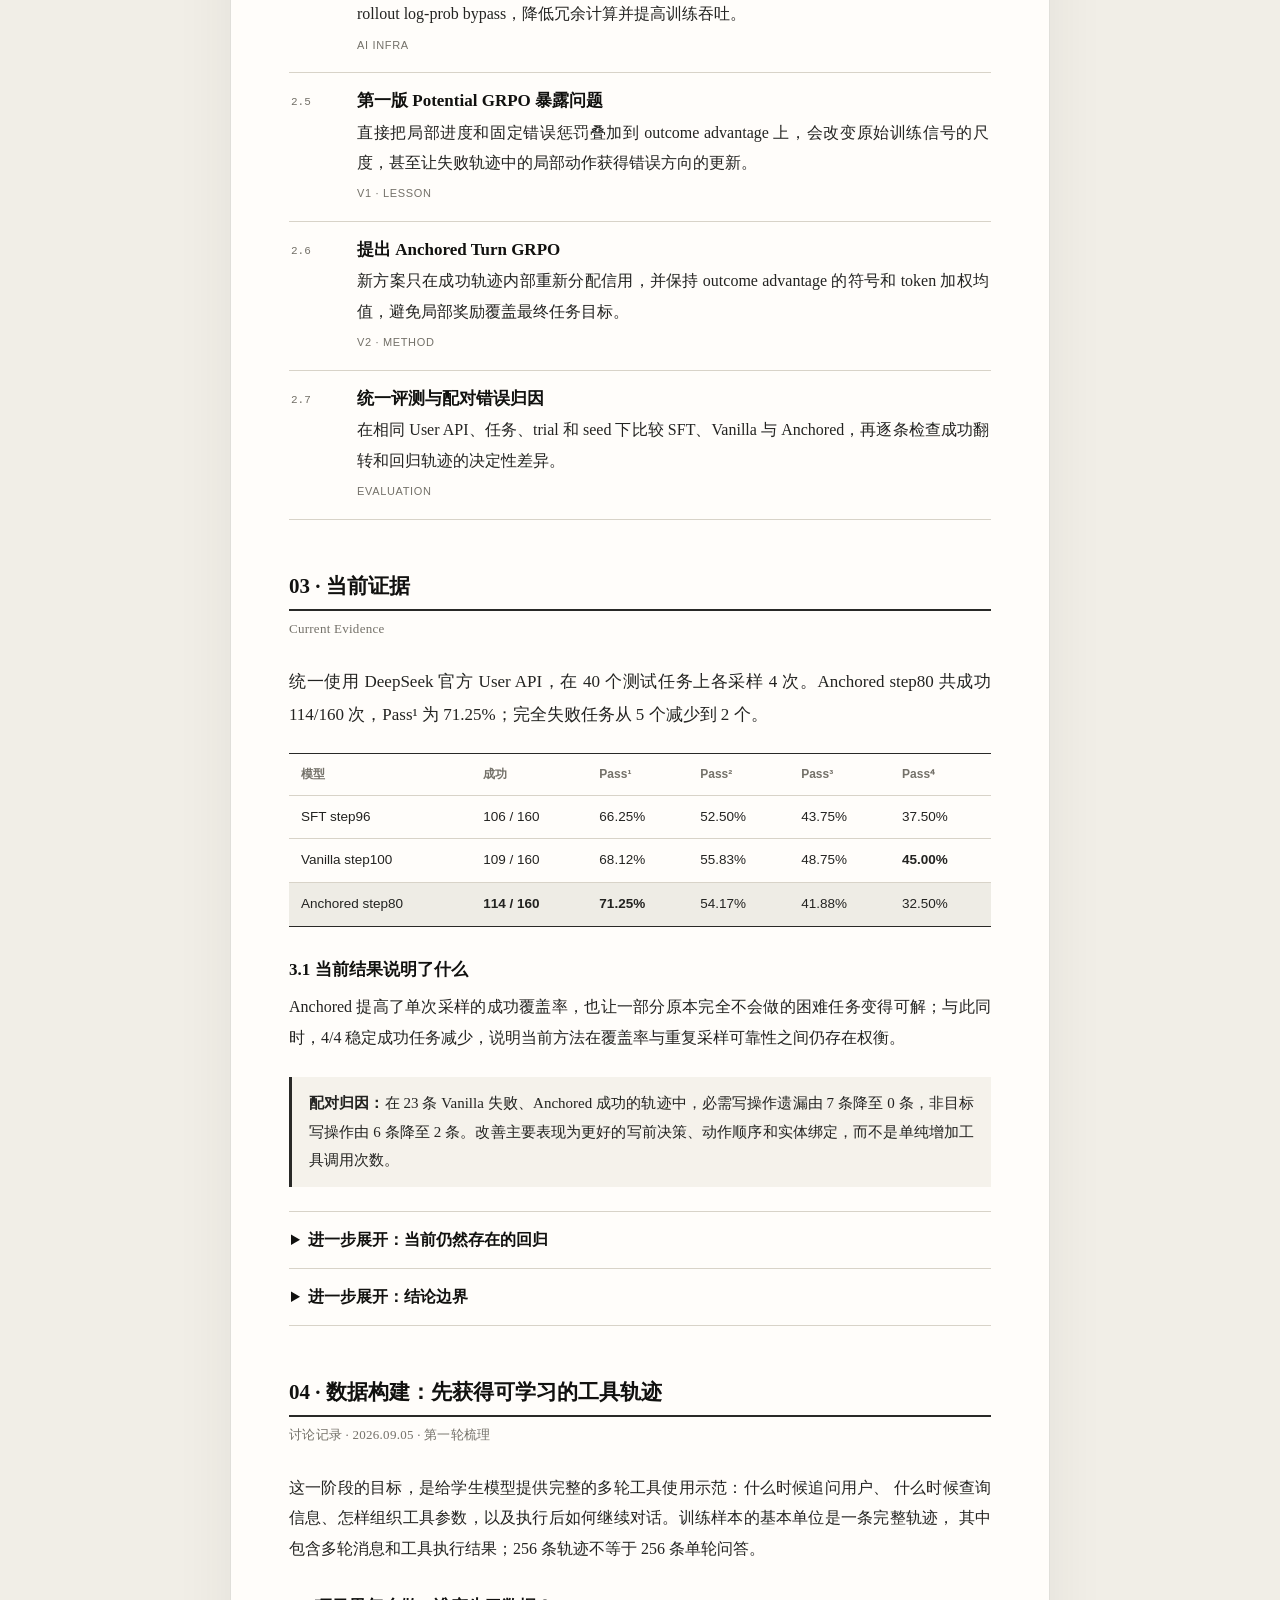
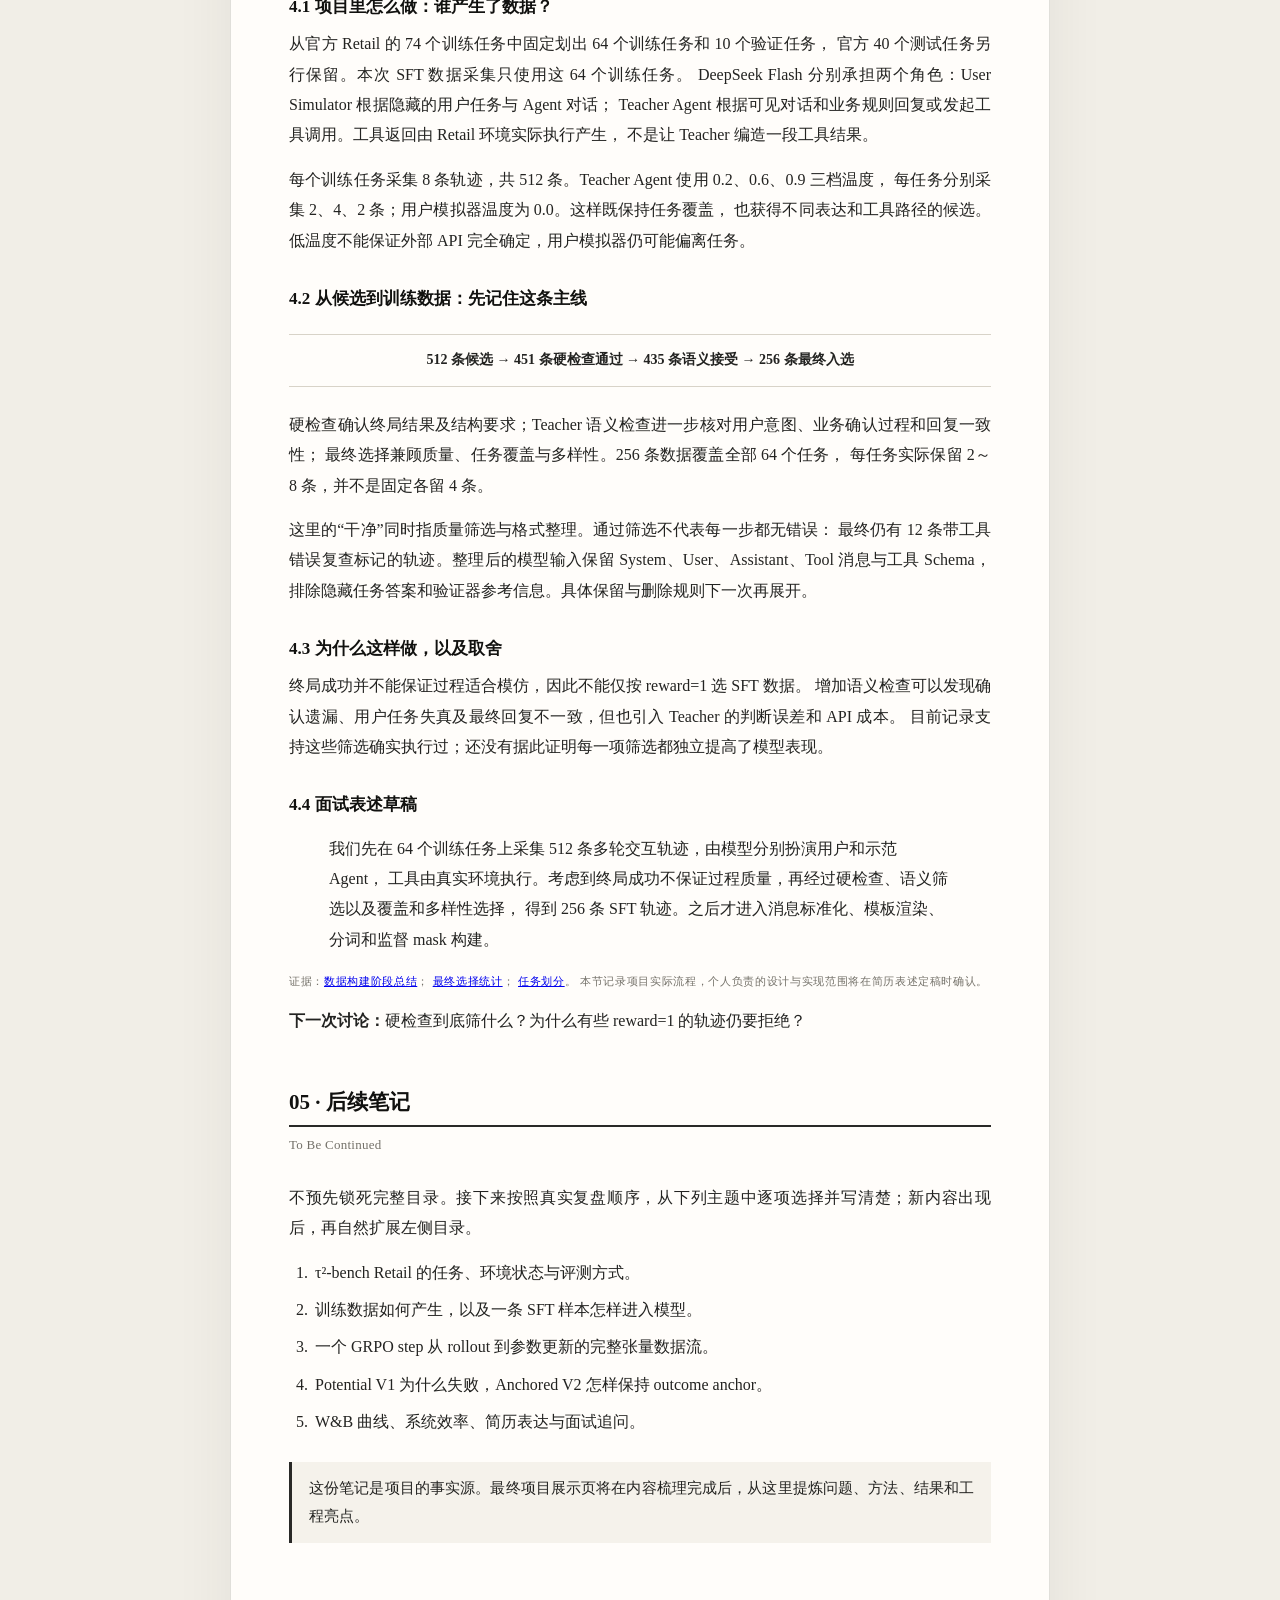
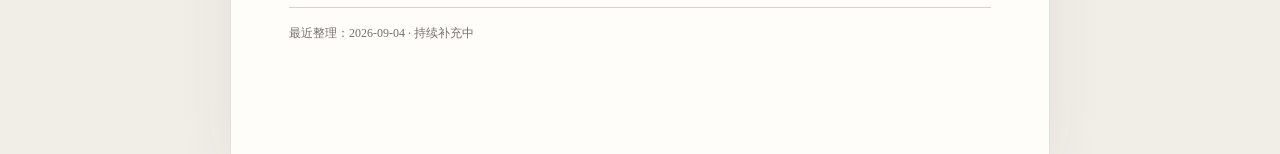
<file: agentic-grpo/project-notes/index.html>
<!doctype html>
<html lang="zh-CN" data-theme="light">
  <head>
    <meta charset="UTF-8" />
    <meta name="viewport" content="width=device-width, initial-scale=1.0" />
    <meta
      name="description"
      content="Agentic RL 项目研究笔记：记录问题、实现、实验与结论。"
    />
    <title>Agentic RL 项目研究笔记</title>
    <script>
      (() => {
        const saved = localStorage.getItem("agentic-rl-notes-theme");
        document.documentElement.dataset.theme = saved || "light";
      })();
    </script>
    <style>
      :root {
        color-scheme: light;
        --paper: #f1eee7;
        --sheet: #fffefb;
        --ink: #232321;
        --heading: #11110f;
        --muted: #747169;
        --line: #d8d3c8;
        --soft: #f5f2eb;
        --accent: #292927;
        --best: #eeece5;
        --shadow: 0 16px 56px rgba(62, 55, 44, 0.07);
      }

      html[data-theme="dark"] {
        color-scheme: dark;
        --paper: #171816;
        --sheet: #20211e;
        --ink: #e6e3db;
        --heading: #faf8f2;
        --muted: #aaa69c;
        --line: #3b3c37;
        --soft: #292a26;
        --accent: #f0ede5;
        --best: #2b2c28;
        --shadow: 0 16px 56px rgba(0, 0, 0, 0.2);
      }

      * {
        box-sizing: border-box;
      }

      html {
        scroll-behavior: smooth;
      }

      body {
        margin: 0;
        min-width: 320px;
        color: var(--ink);
        background-color: var(--paper);
        background-image: radial-gradient(
          color-mix(in srgb, var(--ink) 8%, transparent) 0.6px,
          transparent 0.6px
        );
        background-size: 18px 18px;
        font-family:
          Georgia, "Noto Serif SC", "Songti SC", STSong, "Times New Roman",
          serif;
        font-size: 16px;
        line-height: 1.9;
      }

      a,
      button {
        font: inherit;
      }

      .reading-progress {
        position: fixed;
        inset: 0 0 auto;
        z-index: 30;
        height: 2px;
        background: transparent;
      }

      .reading-progress span {
        display: block;
        width: 0;
        height: 100%;
        background: var(--accent);
      }

      .sidebar {
        position: fixed;
        top: 46px;
        left: max(22px, calc(50vw - 640px));
        z-index: 10;
        width: 188px;
        color: var(--muted);
      }

      .sidebar-title {
        margin: 0 0 14px;
        color: var(--heading);
        font-family:
          Arial, "PingFang SC", "Microsoft YaHei", sans-serif;
        font-size: 12px;
        font-weight: 700;
        letter-spacing: 0.18em;
      }

      .sidebar nav {
        display: flex;
        flex-direction: column;
        gap: 2px;
      }

      .sidebar a {
        display: grid;
        grid-template-columns: 42px minmax(0, 1fr);
        padding: 7px 9px;
        border-left: 2px solid transparent;
        color: var(--muted);
        font-family:
          Arial, "PingFang SC", "Microsoft YaHei", sans-serif;
        font-size: 13px;
        line-height: 1.45;
        text-decoration: none;
        transition:
          color 150ms ease,
          border-color 150ms ease,
          background 150ms ease;
      }

      .sidebar a:hover {
        color: var(--heading);
        background: color-mix(in srgb, var(--sheet) 72%, transparent);
      }

      .sidebar a.active {
        border-left-color: var(--accent);
        color: var(--heading);
        font-weight: 700;
      }

      .sidebar-index {
        color: color-mix(in srgb, var(--muted) 65%, transparent);
        font-family: "SFMono-Regular", Consolas, monospace;
        font-size: 10px;
        font-weight: 400;
      }

      .theme-toggle {
        margin-top: 22px;
        padding: 7px 9px;
        border: 0;
        border-left: 2px solid var(--line);
        color: var(--muted);
        background: transparent;
        cursor: pointer;
        font-family:
          Arial, "PingFang SC", "Microsoft YaHei", sans-serif;
        font-size: 12px;
        text-align: left;
      }

      .theme-toggle:hover,
      .theme-toggle:focus-visible {
        border-left-color: var(--accent);
        color: var(--heading);
        outline: none;
      }

      main {
        width: min(820px, 100%);
        min-height: 100vh;
        margin: 0 auto;
        padding: 58px 58px 110px;
        border-right: 1px solid
          color-mix(in srgb, var(--muted) 22%, transparent);
        border-left: 1px solid
          color-mix(in srgb, var(--muted) 22%, transparent);
        background: color-mix(in srgb, var(--sheet) 97%, transparent);
        box-shadow: var(--shadow);
      }

      section,
      article {
        scroll-margin-top: 30px;
      }

      header {
        margin-bottom: 48px;
      }

      h1,
      h2,
      h3,
      h4 {
        color: var(--heading);
        font-weight: 700;
        line-height: 1.42;
      }

      h1 {
        margin: 0 0 8px;
        font-size: clamp(29px, 5vw, 36px);
        letter-spacing: -0.025em;
      }

      h2 {
        margin: 52px 0 18px;
        padding-bottom: 7px;
        border-bottom: 2px solid var(--accent);
        font-size: 21px;
      }

      h3 {
        margin: 31px 0 10px;
        font-size: 17px;
      }

      h4 {
        margin: 27px 0 9px;
        font-size: 15px;
      }

      p {
        margin: 0 0 14px;
        text-align: justify;
      }

      ul,
      ol {
        margin: 9px 0 18px 23px;
        padding: 0;
      }

      li {
        margin-bottom: 7px;
        padding-left: 3px;
      }

      .subtitle,
      .english,
      .meta,
      .formula-note,
      footer {
        color: var(--muted);
      }

      .subtitle {
        margin: 0;
        font-size: 14px;
      }

      .english {
        margin: -12px 0 25px;
        font-size: 13px;
        letter-spacing: 0.02em;
        text-align: left;
      }

      .lead {
        font-size: 17px;
      }

      .note {
        margin: 24px 0;
        padding: 12px 17px;
        border-left: 3px solid var(--accent);
        background: var(--soft);
        font-size: 15px;
      }

      .note p:last-child {
        margin-bottom: 0;
      }

      .process-line {
        overflow-x: auto;
        margin: 23px 0;
        padding: 12px 0;
        border-top: 1px solid var(--line);
        border-bottom: 1px solid var(--line);
        font-size: 14px;
        font-weight: 600;
        text-align: center;
        white-space: nowrap;
      }

      .research-path {
        margin: 22px 0 0;
        padding: 0;
        border-top: 1px solid var(--line);
        list-style: none;
      }

      .research-path li {
        display: grid;
        grid-template-columns: 54px minmax(0, 1fr);
        gap: 12px;
        margin: 0;
        padding: 16px 2px 17px;
        border-bottom: 1px solid var(--line);
      }

      .research-path .index {
        padding-top: 3px;
        color: var(--muted);
        font-family: "SFMono-Regular", Consolas, monospace;
        font-size: 11px;
      }

      .research-path h3 {
        margin: 0 0 4px;
      }

      .research-path p {
        margin: 0;
      }

      .meta {
        display: block;
        margin-top: 5px;
        font-family:
          Arial, "PingFang SC", "Microsoft YaHei", sans-serif;
        font-size: 11px;
        letter-spacing: 0.06em;
        text-transform: uppercase;
      }

      .table-wrap {
        overflow-x: auto;
        margin: 22px 0;
        border-top: 1px solid var(--accent);
        border-bottom: 1px solid var(--accent);
      }

      table {
        width: 100%;
        min-width: 640px;
        border-collapse: collapse;
        font-family:
          Arial, "PingFang SC", "Microsoft YaHei", sans-serif;
        font-size: 13.5px;
        line-height: 1.55;
      }

      th,
      td {
        padding: 11px 12px;
        border-bottom: 1px solid var(--line);
        text-align: left;
        white-space: nowrap;
      }

      th {
        color: var(--muted);
        font-size: 12px;
        font-weight: 600;
      }

      tbody tr:last-child td {
        border-bottom: 0;
      }

      tbody tr.best {
        background: var(--best);
      }

      details {
        border-top: 1px solid var(--line);
      }

      details:last-of-type {
        border-bottom: 1px solid var(--line);
      }

      summary {
        padding: 13px 2px;
        color: var(--heading);
        cursor: pointer;
        font-weight: 700;
      }

      details > div {
        padding: 0 2px 15px;
      }

      details p:last-child {
        margin-bottom: 0;
      }

      .formula,
      pre {
        overflow-x: auto;
        margin: 21px 0 13px;
        padding: 17px 20px;
        border-left: 3px solid var(--accent);
        background: var(--soft);
      }

      .formula {
        text-align: center;
      }

      .formula-note {
        margin-top: -5px;
        font-size: 13px;
        text-align: center;
      }

      code,
      pre {
        font-family: "SFMono-Regular", Consolas, "Liberation Mono", monospace;
        font-size: 13px;
      }

      code {
        padding: 0.1em 0.32em;
        background: var(--soft);
      }

      pre code {
        padding: 0;
        background: transparent;
      }

      footer {
        margin-top: 64px;
        padding-top: 14px;
        border-top: 1px solid var(--line);
        font-size: 12px;
      }

      @media (max-width: 1239px) {
        body {
          padding-top: 52px;
        }

        .sidebar {
          position: fixed;
          top: 0;
          left: 0;
          display: flex;
          align-items: stretch;
          width: 100%;
          height: 52px;
          padding: 0 18px;
          border-bottom: 1px solid var(--line);
          background: color-mix(in srgb, var(--paper) 94%, transparent);
          backdrop-filter: blur(12px);
          overflow-x: auto;
        }

        .sidebar-title {
          display: none;
        }

        .sidebar nav {
          flex-direction: row;
          align-items: stretch;
          gap: 7px;
          min-width: max-content;
        }

        .sidebar a {
          display: flex;
          align-items: center;
          gap: 7px;
          padding: 0 8px;
          border-bottom: 2px solid transparent;
          border-left: 0;
        }

        .sidebar a.active {
          border-bottom-color: var(--accent);
        }

        .theme-toggle {
          flex: 0 0 auto;
          margin: 0 0 0 8px;
          padding: 0 10px;
          border-top: 0;
          border-right: 0;
          border-bottom: 0;
        }

        section,
        article {
          scroll-margin-top: 72px;
        }
      }

      @media (max-width: 620px) {
        main {
          padding: 36px 22px 72px;
          border: 0;
          box-shadow: none;
        }

        h2 {
          margin-top: 42px;
        }

        .research-path li {
          grid-template-columns: 42px minmax(0, 1fr);
        }

        .process-line {
          text-align: left;
        }
      }
    </style>
  </head>
  <body>
    <div class="reading-progress" aria-hidden="true">
      <span id="progress-bar"></span>
    </div>

    <aside class="sidebar" aria-label="笔记目录">
      <p class="sidebar-title">CONTENTS</p>
      <nav id="note-nav">
        <a class="active" href="#overview" aria-current="location">
          <span class="sidebar-index">01</span>
          <span>项目概览</span>
        </a>
        <a href="#thread">
          <span class="sidebar-index">02</span>
          <span>研究主线</span>
        </a>
        <a href="#evidence">
          <span class="sidebar-index">03</span>
          <span>当前证据</span>
        </a>
        <a href="#data-construction">
          <span class="sidebar-index">04</span>
          <span>数据构建</span>
        </a>
        <a href="#next">
          <span class="sidebar-index">05</span>
          <span>后续笔记</span>
        </a>
      </nav>
      <button class="theme-toggle" id="theme-toggle" type="button">
        阅读模式 · <span id="theme-label">浅色</span>
      </button>
    </aside>

    <main>
      <header>
        <h1>长轨迹 Agent 强化学习项目笔记</h1>
        <p class="subtitle">记录已经验证的内容；边复盘、边理解、边补充。</p>
      </header>

      <section id="overview" aria-labelledby="overview-title">
        <h2 id="overview-title">01 · 项目概览</h2>
        <p class="english">Project Overview</p>
        <p class="lead">
          这个项目研究的是：在 τ²-bench Retail
          的长链路、多工具交互任务中，怎样训练一个能够理解用户意图、读取环境、调用工具并正确修改数据库的
          Qwen3-4B Agent。
        </p>

        <h3>1.1 核心问题</h3>
        <p>
          一条 Retail 轨迹通常包含几十轮对话、多个读取操作和若干可能改变数据库的写操作。环境最终只返回成功或失败，因此最终奖励无法直接说明中间哪一个
          Assistant turn 做对了、哪一个动作造成了失败。这就是本项目真正要处理的长轨迹信用分配问题。
        </p>

        <h3>1.2 研究策略</h3>
        <p>
          项目并没有从复杂奖励函数开始，而是先建立可工作的 SFT 与 Vanilla GRPO
          基线，再根据真实失败轨迹逐步修改训练信号。整个过程依次经历了数据构建、协议排错、训练基础设施优化、第一版局部奖励实验，以及最终的
          Anchored Turn GRPO。
        </p>

        <p class="process-line">
          数据与 SFT → 在线 Agent 训练 → Vanilla GRPO → 失败归因 → 细粒度信用分配
        </p>

        <div class="note">
          <p>
            <strong>当前理解：</strong>项目的价值不只在于跑通 GRPO，而在于形成了“发现问题—修改实现—控制实验—统一评测—配对归因”的完整研究闭环。
          </p>
        </div>
      </section>

      <article id="thread" aria-labelledby="thread-title">
        <h2 id="thread-title">02 · 研究主线</h2>
        <p class="english">Research Thread</p>
        <p>
          这里暂时只记录改变项目方向的关键节点。每个节点的实现细节、数据流和公式将在后续复盘时逐段补入。
        </p>

        <ol class="research-path">
          <li>
            <span class="index">2.1</span>
            <div>
              <h3>构建 SFT 数据与 Agent 基线</h3>
              <p>
                从 512 条候选轨迹中筛选 256 条成功轨迹，覆盖 64
                个训练任务；使用 Assistant-only Loss 完成 LoRA SFT。
              </p>
              <span class="meta">Data · SFT</span>
            </div>
          </li>
          <li>
            <span class="index">2.2</span>
            <div>
              <h3>定位 Chat Template 协议错位</h3>
              <p>
                空 think 前缀改变了模型学习到的工具调用 token
                协议，使在线模型无法正确发起工具调用。统一 no-think 模板后，工具能力恢复。
              </p>
              <span class="meta">Protocol</span>
            </div>
          </li>
          <li>
            <span class="index">2.3</span>
            <div>
              <h3>跑通 Vanilla GRPO 系统</h3>
              <p>
                接入 VERL、vLLM、FSDP 与异步 AgentLoop，形成
                4 tasks × 8 rollouts 的单卡在线训练流程。
              </p>
              <span class="meta">Training System</span>
            </div>
          </li>
          <li>
            <span class="index">2.4</span>
            <div>
              <h3>解决长序列训练瓶颈</h3>
              <p>
                引入 remove padding、FlashAttention varlen、Assistant-only LM
                Head、动态 micro-batch 和 rollout log-prob bypass，降低冗余计算并提高训练吞吐。
              </p>
              <span class="meta">AI Infra</span>
            </div>
          </li>
          <li>
            <span class="index">2.5</span>
            <div>
              <h3>第一版 Potential GRPO 暴露问题</h3>
              <p>
                直接把局部进度和固定错误惩罚叠加到 outcome advantage
                上，会改变原始训练信号的尺度，甚至让失败轨迹中的局部动作获得错误方向的更新。
              </p>
              <span class="meta">V1 · Lesson</span>
            </div>
          </li>
          <li>
            <span class="index">2.6</span>
            <div>
              <h3>提出 Anchored Turn GRPO</h3>
              <p>
                新方案只在成功轨迹内部重新分配信用，并保持 outcome advantage
                的符号和 token 加权均值，避免局部奖励覆盖最终任务目标。
              </p>
              <span class="meta">V2 · Method</span>
            </div>
          </li>
          <li>
            <span class="index">2.7</span>
            <div>
              <h3>统一评测与配对错误归因</h3>
              <p>
                在相同 User API、任务、trial 和 seed
                下比较 SFT、Vanilla 与 Anchored，再逐条检查成功翻转和回归轨迹的决定性差异。
              </p>
              <span class="meta">Evaluation</span>
            </div>
          </li>
        </ol>
      </article>

      <article id="evidence" aria-labelledby="evidence-title">
        <h2 id="evidence-title">03 · 当前证据</h2>
        <p class="english">Current Evidence</p>
        <p class="lead">
          统一使用 DeepSeek 官方 User API，在 40 个测试任务上各采样 4
          次。Anchored step80 共成功 114/160 次，Pass¹ 为
          71.25%；完全失败任务从 5 个减少到 2 个。
        </p>

        <div class="table-wrap">
          <table>
            <thead>
              <tr>
                <th>模型</th>
                <th>成功</th>
                <th>Pass¹</th>
                <th>Pass²</th>
                <th>Pass³</th>
                <th>Pass⁴</th>
              </tr>
            </thead>
            <tbody>
              <tr>
                <td>SFT step96</td>
                <td>106 / 160</td>
                <td>66.25%</td>
                <td>52.50%</td>
                <td>43.75%</td>
                <td>37.50%</td>
              </tr>
              <tr>
                <td>Vanilla step100</td>
                <td>109 / 160</td>
                <td>68.12%</td>
                <td>55.83%</td>
                <td>48.75%</td>
                <td><strong>45.00%</strong></td>
              </tr>
              <tr class="best">
                <td>Anchored step80</td>
                <td><strong>114 / 160</strong></td>
                <td><strong>71.25%</strong></td>
                <td>54.17%</td>
                <td>41.88%</td>
                <td>32.50%</td>
              </tr>
            </tbody>
          </table>
        </div>

        <h3>3.1 当前结果说明了什么</h3>
        <p>
          Anchored 提高了单次采样的成功覆盖率，也让一部分原本完全不会做的困难任务变得可解；与此同时，4/4
          稳定成功任务减少，说明当前方法在覆盖率与重复采样可靠性之间仍存在权衡。
        </p>

        <div class="note">
          <p>
            <strong>配对归因：</strong>在 23 条 Vanilla 失败、Anchored
            成功的轨迹中，必需写操作遗漏由 7 条降至 0 条，非目标写操作由 6 条降至 2
            条。改善主要表现为更好的写前决策、动作顺序和实体绑定，而不是单纯增加工具调用次数。
          </p>
        </div>

        <details>
          <summary>进一步展开：当前仍然存在的回归</summary>
          <div>
            <p>
              回归主要来自错误拒绝可执行操作、跨订单状态绑定、不可逆动作顺序和参数选择。它们说明当前的 turn
              级奖励只能改善一部分写操作决策，还不能稳定解决全部长链路推理问题。
            </p>
          </div>
        </details>
        <details>
          <summary>进一步展开：结论边界</summary>
          <div>
            <p>
              当前结果是方向性的数值提升，不能声称统计显著或全面优于 Vanilla；Vanilla step100 与
              Anchored step80 也包含 checkpoint
              选择差异。测试集已经用于错误分析，后续若继续调整算法，需要使用新的未分析数据确认。
            </p>
          </div>
        </details>
      </article>

      <section id="data-construction" aria-labelledby="data-title">
        <h2 id="data-title">04 · 数据构建：先获得可学习的工具轨迹</h2>
        <p class="english">讨论记录 · 2026.09.05 · 第一轮梳理</p>
        <p>
          这一阶段的目标，是给学生模型提供完整的多轮工具使用示范：什么时候追问用户、
          什么时候查询信息、怎样组织工具参数，以及执行后如何继续对话。训练样本的基本单位是一条完整轨迹，
          其中包含多轮消息和工具执行结果；256 条轨迹不等于 256 条单轮问答。
        </p>
        <h3>4.1 项目里怎么做：谁产生了数据？</h3>
        <p>
          从官方 Retail 的 74 个训练任务中固定划出 64 个训练任务和 10 个验证任务，
          官方 40 个测试任务另行保留。本次 SFT 数据采集只使用这 64 个训练任务。
          DeepSeek Flash 分别承担两个角色：User Simulator 根据隐藏的用户任务与 Agent 对话；
          Teacher Agent 根据可见对话和业务规则回复或发起工具调用。工具返回由 Retail 环境实际执行产生，
          不是让 Teacher 编造一段工具结果。
        </p>
        <p>
          每个训练任务采集 8 条轨迹，共 512 条。Teacher Agent 使用 0.2、0.6、0.9 三档温度，
          每任务分别采集 2、4、2 条；用户模拟器温度为 0.0。这样既保持任务覆盖，
          也获得不同表达和工具路径的候选。低温度不能保证外部 API 完全确定，用户模拟器仍可能偏离任务。
        </p>
        <h3>4.2 从候选到训练数据：先记住这条主线</h3>
        <p class="process-line">512 条候选 → 451 条硬检查通过 → 435 条语义接受 → 256 条最终入选</p>
        <p>
          硬检查确认终局结果及结构要求；Teacher 语义检查进一步核对用户意图、业务确认过程和回复一致性；
          最终选择兼顾质量、任务覆盖与多样性。256 条数据覆盖全部 64 个任务，
          每任务实际保留 2～8 条，并不是固定各留 4 条。
        </p>
        <p>
          这里的“干净”同时指质量筛选与格式整理。通过筛选不代表每一步都无错误：
          最终仍有 12 条带工具错误复查标记的轨迹。整理后的模型输入保留 System、User、Assistant、Tool
          消息与工具 Schema，排除隐藏任务答案和验证器参考信息。具体保留与删除规则下一次再展开。
        </p>
        <h3>4.3 为什么这样做，以及取舍</h3>
        <p>
          终局成功并不能保证过程适合模仿，因此不能仅按 reward=1 选 SFT 数据。
          增加语义检查可以发现确认遗漏、用户任务失真及最终回复不一致，但也引入 Teacher 的判断误差和 API 成本。
          目前记录支持这些筛选确实执行过；还没有据此证明每一项筛选都独立提高了模型表现。
        </p>
        <h3>4.4 面试表述草稿</h3>
        <blockquote>
          我们先在 64 个训练任务上采集 512 条多轮交互轨迹，由模型分别扮演用户和示范 Agent，
          工具由真实环境执行。考虑到终局成功不保证过程质量，再经过硬检查、语义筛选以及覆盖和多样性选择，
          得到 256 条 SFT 轨迹。之后才进入消息标准化、模板渲染、分词和监督 mask 构建。
        </blockquote>
        <p class="meta">
          证据：<a href="../docs/data/retail_sft_data_construction_summary.md">数据构建阶段总结</a>；
          <a href="../data/sft/retail_serial_v3/selection_summary.json">最终选择统计</a>；
          <a href="../configs/data/retail_split.yaml">任务划分</a>。
          本节记录项目实际流程，个人负责的设计与实现范围将在简历表述定稿时确认。
        </p>
        <p><strong>下一次讨论：</strong>硬检查到底筛什么？为什么有些 reward=1 的轨迹仍要拒绝？</p>
      </section>

      <section id="next" aria-labelledby="next-title">
        <h2 id="next-title">05 · 后续笔记</h2>
        <p class="english">To Be Continued</p>
        <p>
          不预先锁死完整目录。接下来按照真实复盘顺序，从下列主题中逐项选择并写清楚；新内容出现后，再自然扩展左侧目录。
        </p>
        <ol>
          <li>τ²-bench Retail 的任务、环境状态与评测方式。</li>
          <li>训练数据如何产生，以及一条 SFT 样本怎样进入模型。</li>
          <li>一个 GRPO step 从 rollout 到参数更新的完整张量数据流。</li>
          <li>Potential V1 为什么失败，Anchored V2 怎样保持 outcome anchor。</li>
          <li>W&amp;B 曲线、系统效率、简历表达与面试追问。</li>
        </ol>

        <p class="note">
          这份笔记是项目的事实源。最终项目展示页将在内容梳理完成后，从这里提炼问题、方法、结果和工程亮点。
        </p>
      </section>

      <!-- 后续章节按复盘进度添加，不在初版中预设完整目录。 -->
      <footer>最近整理：2026-09-04 · 持续补充中</footer>
    </main>

    <script>
      const root = document.documentElement;
      const toggle = document.getElementById("theme-toggle");
      const themeLabel = document.getElementById("theme-label");
      const progressBar = document.getElementById("progress-bar");
      const navLinks = [...document.querySelectorAll("#note-nav a")];
      const sections = navLinks
        .map((link) => document.querySelector(link.getAttribute("href")))
        .filter(Boolean);

      function syncThemeLabel() {
        themeLabel.textContent = root.dataset.theme === "dark" ? "深色" : "浅色";
      }

      toggle.addEventListener("click", () => {
        root.dataset.theme = root.dataset.theme === "dark" ? "light" : "dark";
        localStorage.setItem("agentic-rl-notes-theme", root.dataset.theme);
        syncThemeLabel();
      });

      function updateReadingState() {
        const scrollable = document.documentElement.scrollHeight - innerHeight;
        const ratio = scrollable > 0 ? Math.min(1, scrollY / scrollable) : 0;
        progressBar.style.width = `${ratio * 100}%`;

        let current = sections[0]?.id;
        for (const section of sections) {
          if (section.getBoundingClientRect().top <= 180) current = section.id;
        }

        navLinks.forEach((link) => {
          const active = link.getAttribute("href") === `#${current}`;
          link.classList.toggle("active", active);
          if (active) {
            link.setAttribute("aria-current", "location");
          } else {
            link.removeAttribute("aria-current");
          }
        });
      }

      addEventListener("scroll", updateReadingState, { passive: true });
      addEventListener("resize", updateReadingState);
      syncThemeLabel();
      updateReadingState();
    </script>
  </body>
</html>
</file>
<file: agentic-grpo/dashboard/styles.css>
:root {
  color-scheme: dark;
  --bg: #08110f;
  --panel: #0f1c18;
  --panel-2: #13231e;
  --line: rgba(211, 231, 221, 0.13);
  --text: #edf5ef;
  --muted: #9caf9f;
  --mint: #85f0b2;
  --mint-dark: #183f2c;
  --orange: #ff9c5a;
  --cream: #efe4c7;
  --sidebar: 264px;
}

html[data-theme="light"] {
  color-scheme: light;
  --bg: #f3f0e7;
  --panel: #fbfaf5;
  --panel-2: #edf3ec;
  --line: rgba(23, 55, 39, 0.14);
  --text: #173126;
  --muted: #68786d;
  --mint: #16784b;
  --mint-dark: #d8e9dd;
  --orange: #c96634;
  --cream: #264c39;
}

* { box-sizing: border-box; }
html { scroll-behavior: smooth; }
body {
  margin: 0;
  background:
    radial-gradient(circle at 74% 0%, rgba(45, 113, 76, 0.18), transparent 32rem),
    var(--bg);
  color: var(--text);
  font-family: Inter, ui-sans-serif, -apple-system, BlinkMacSystemFont, "Segoe UI", "PingFang SC", sans-serif;
}

a { color: inherit; text-decoration: none; }
button { font: inherit; }
.app-shell { min-height: 100vh; }
.sidebar {
  position: fixed;
  inset: 0 auto 0 0;
  width: var(--sidebar);
  padding: 28px 22px;
  border-right: 1px solid var(--line);
  background: rgba(7, 16, 13, 0.92);
  backdrop-filter: blur(18px);
  display: flex;
  flex-direction: column;
  z-index: 20;
}
.brand { display: flex; align-items: center; gap: 12px; }
.brand-mark {
  width: 42px; height: 42px; border-radius: 12px;
  display: grid; place-items: center;
  background: var(--mint); color: #092017; font-weight: 900;
}
.brand strong, .brand span { display: block; }
.brand strong { letter-spacing: .02em; }
.brand div > span { margin-top: 3px; color: var(--muted); font-size: 11px; text-transform: uppercase; letter-spacing: .12em; }
.side-nav { margin-top: 62px; display: grid; gap: 6px; }
.side-nav a {
  padding: 11px 13px; border-radius: 9px; color: #8fa399; font-size: 13px;
  border: 1px solid transparent; transition: .2s ease;
}
.side-nav a:hover, .side-nav a.active { color: var(--text); background: rgba(133, 240, 178, .08); border-color: rgba(133, 240, 178, .12); }
.side-nav a.active::before { content: ""; display: inline-block; width: 5px; height: 5px; border-radius: 50%; background: var(--mint); margin: 0 9px 2px 0; }
.sidebar-foot { margin-top: auto; padding: 15px; border: 1px solid var(--line); border-radius: 13px; display: flex; gap: 10px; align-items: flex-start; background: rgba(255,255,255,.025); }
.sidebar-foot strong, .sidebar-foot span { display: block; font-size: 12px; }
.sidebar-foot span { color: var(--muted); margin-top: 3px; }
.live-dot { width: 8px; height: 8px; margin-top: 4px !important; border-radius: 50%; background: var(--mint); box-shadow: 0 0 0 5px rgba(133,240,178,.1); }
.theme-toggle {
  margin-top: auto;
  width: 100%;
  display: flex;
  align-items: center;
  gap: 11px;
  padding: 11px 13px;
  border: 1px solid var(--line);
  border-radius: 11px;
  color: var(--text);
  background: rgba(255,255,255,.025);
  text-align: left;
  cursor: pointer;
}
.theme-toggle:hover { border-color: rgba(133,240,178,.28); }
.theme-toggle + .sidebar-foot { margin-top: 10px; }
.theme-icon { width: 30px; height: 30px; display: grid; place-items: center; border-radius: 8px; background: rgba(133,240,178,.09); color: var(--mint); font-size: 15px; }
.theme-toggle strong, .theme-toggle small { display: block; }
.theme-toggle strong { font-size: 11px; }
.theme-toggle small { margin-top: 2px; color: var(--muted); font-size: 10px; }

main { margin-left: var(--sidebar); }
.section { padding: 84px clamp(34px, 6vw, 96px); }
.hero { min-height: 650px; display: grid; grid-template-columns: minmax(0, 1.35fr) minmax(300px, .65fr); align-items: center; gap: 58px; border-bottom: 1px solid var(--line); }
.eyebrow { display: flex; gap: 16px; color: var(--mint); font-size: 11px; letter-spacing: .18em; font-weight: 750; }
.eyebrow span + span { color: #6b7f73; }
h1 { font-size: clamp(48px, 6vw, 88px); line-height: .98; letter-spacing: -.055em; margin: 22px 0 28px; font-weight: 710; }
h1 em { color: var(--mint); font-family: Georgia, "Noto Serif SC", serif; font-weight: 500; }
.hero-summary { max-width: 730px; color: #b4c4ba; font-size: 17px; line-height: 1.85; }
.hero-actions { display: flex; gap: 12px; margin-top: 34px; }
.button { border: 1px solid var(--line); border-radius: 9px; padding: 12px 18px; cursor: pointer; }
.button.primary { background: var(--mint); color: #092017; border-color: var(--mint); font-weight: 750; }
.button.ghost { background: transparent; color: var(--text); }
.mission-card { align-self: center; padding: 26px; border: 1px solid rgba(133,240,178,.22); border-radius: 20px; background: linear-gradient(145deg, rgba(24,63,44,.62), rgba(14,29,24,.85)); box-shadow: 0 24px 60px rgba(0,0,0,.25); }
.mission-head { display: flex; justify-content: space-between; color: var(--muted); font-size: 12px; text-transform: uppercase; letter-spacing: .12em; }
.status-pill { color: var(--mint); background: rgba(133,240,178,.1); padding: 5px 9px; border-radius: 999px; }
.mission-card h2 { font-size: 26px; margin: 30px 0 8px; }
.mission-card > p { color: #afbeb4; line-height: 1.65; }
.progress-track { height: 7px; border-radius: 99px; background: rgba(255,255,255,.08); margin-top: 28px; overflow: hidden; }
.progress-track span { display: block; height: 100%; background: linear-gradient(90deg, var(--mint), var(--orange)); border-radius: inherit; }
.progress-labels { display: flex; justify-content: space-between; color: #82968a; font-size: 11px; margin-top: 9px; }
.mission-facts { margin: 27px 0 0; display: grid; gap: 12px; }
.mission-facts div { display: flex; justify-content: space-between; padding-top: 12px; border-top: 1px solid var(--line); }
.mission-facts dt { color: var(--muted); }
.mission-facts dd { margin: 0; font-weight: 650; }

.metric-strip { display: grid; grid-template-columns: repeat(4, 1fr); border-bottom: 1px solid var(--line); }
.metric-strip article { padding: 28px clamp(22px, 3vw, 42px); border-right: 1px solid var(--line); }
.metric-strip article:last-child { border-right: 0; }
.metric-strip span, .metric-strip small { display: block; color: var(--muted); }
.metric-strip span { font-size: 12px; text-transform: uppercase; letter-spacing: .12em; }
.metric-strip strong { display: block; margin: 9px 0 4px; font-size: 26px; color: var(--cream); }
.metric-strip small { font-size: 11px; }

.section-heading { display: grid; grid-template-columns: 64px 1fr minmax(240px, 420px); gap: 18px; align-items: end; margin-bottom: 56px; }
.section-index { color: var(--mint); font: 600 13px ui-monospace, monospace; }
.section-heading p { color: var(--muted); line-height: 1.7; margin: 0; }
.section-heading div p { color: var(--mint); font-size: 10px; letter-spacing: .18em; font-weight: 800; }
.section-heading h2 { margin: 7px 0 0; font-size: clamp(32px, 4vw, 54px); letter-spacing: -.04em; }
.timeline { margin-left: 82px; border-left: 1px solid var(--line); }
.timeline-item { position: relative; display: grid; grid-template-columns: 74px 1fr; gap: 20px; padding: 0 0 44px 32px; max-width: 920px; }
.timeline-item::before { content: ""; position: absolute; left: -5px; top: 8px; width: 9px; height: 9px; border-radius: 50%; background: #52645a; }
.timeline-item.done::before, .timeline-item.solved::before { background: var(--mint); }
.timeline-item.active::before { background: var(--orange); box-shadow: 0 0 0 7px rgba(255,156,90,.1); }
.timeline-number { color: #667a6e; font: 500 12px ui-monospace, monospace; padding-top: 4px; }
.timeline-meta { margin: 0 0 6px; color: var(--mint); font: 700 10px ui-monospace, monospace; letter-spacing: .13em; }
.timeline-item.active .timeline-meta { color: var(--orange); }
.timeline-item h3 { font-size: 21px; margin: 0 0 8px; }
.timeline-item div > p:last-child { color: var(--muted); line-height: 1.7; margin: 0; }
.timeline-item.future { opacity: .58; }
.placeholder-section { min-height: 250px; display: grid; place-items: center; color: var(--muted); border-top: 1px solid var(--line); }

.micro-label {
  margin: 0 0 8px;
  color: var(--mint);
  font: 750 10px ui-monospace, SFMono-Regular, Menlo, monospace;
  letter-spacing: .16em;
}
.architecture, .experiments, .problems { background: rgba(255,255,255,.012); border-top: 1px solid var(--line); }
.architecture-layout { display: grid; grid-template-columns: minmax(0, 1fr) 290px; gap: 24px; align-items: stretch; }
.architecture-stack { border: 1px solid var(--line); border-radius: 18px; overflow: hidden; background: rgba(4,12,9,.5); }
.arch-layer { padding: 25px; display: grid; grid-template-columns: 142px 1fr; gap: 22px; align-items: center; }
.arch-layer + .arch-layer { border-top: 1px solid var(--line); }
.arch-label span, .arch-label strong, .arch-label small { display: block; }
.arch-label span { color: var(--mint); font: 600 11px ui-monospace, monospace; }
.arch-label strong { margin-top: 5px; font-size: 15px; }
.arch-label small { margin-top: 5px; color: var(--muted); }
.arch-nodes { display: grid; grid-template-columns: 1fr auto 1fr auto 1fr; gap: 10px; align-items: center; }
.arch-nodes article { min-height: 104px; padding: 16px; border: 1px solid var(--line); border-radius: 12px; background: rgba(255,255,255,.025); }
.arch-nodes article > span, .arch-nodes article > strong, .arch-nodes article > small { display: block; }
.arch-nodes article > span { color: var(--muted); font-size: 11px; }
.arch-nodes article > strong { margin: 10px 0 5px; font-size: 14px; color: var(--cream); }
.arch-nodes article > small { color: #72877a; font-size: 10px; }
.arch-arrow { color: var(--mint); opacity: .55; }
.arch-connector { height: 38px; border-block: 1px solid var(--line); background: rgba(133,240,178,.025); display: flex; justify-content: center; gap: 25px; align-items: center; color: #6f8376; font: 500 9px ui-monospace, monospace; text-transform: uppercase; letter-spacing: .1em; }
.arch-connector b { color: var(--mint); font-size: 16px; }
.lineage-card { padding: 25px; border-radius: 18px; background: var(--cream); color: #142019; }
.lineage-card .micro-label { color: #2e7850; }
.lineage-card h3 { margin: 0; font-size: 24px; letter-spacing: -.03em; }
.lineage-flow { margin: 28px 0; display: grid; gap: 9px; }
.lineage-flow div { padding: 14px; border: 1px solid rgba(20,32,25,.16); border-radius: 11px; }
.lineage-flow div.active-model { background: #153b29; color: white; border-color: #153b29; }
.lineage-flow span, .lineage-flow strong, .lineage-flow small { display: block; }
.lineage-flow span { color: #58806a; font: 700 9px ui-monospace, monospace; }
.lineage-flow strong { margin-top: 4px; }
.lineage-flow small { margin-top: 3px; opacity: .66; }
.lineage-flow i { text-align: center; font-style: normal; color: #708177; }
.lineage-card > p:last-child { color: #4e5d54; line-height: 1.65; font-size: 13px; }

.flow-workbench { display: grid; grid-template-columns: minmax(320px, .95fr) minmax(380px, 1.05fr); border: 1px solid var(--line); border-radius: 18px; overflow: hidden; min-height: 620px; }
.flow-selector { display: grid; grid-template-columns: repeat(2, 1fr); padding: 18px; gap: 8px; border-right: 1px solid var(--line); background: rgba(255,255,255,.014); align-content: start; }
.flow-button { width: 100%; text-align: left; border: 1px solid transparent; background: transparent; color: var(--muted); padding: 13px; border-radius: 10px; cursor: pointer; transition: .18s ease; }
.flow-button:hover { background: rgba(255,255,255,.03); color: var(--text); }
.flow-button.active { border-color: rgba(133,240,178,.25); background: rgba(133,240,178,.08); color: var(--text); }
.flow-button span { display: block; color: #65786d; font: 600 10px ui-monospace, monospace; }
.flow-button.active span { color: var(--mint); }
.flow-button strong { display: block; margin-top: 5px; font-size: 13px; }
.flow-detail { padding: clamp(30px, 5vw, 62px); display: flex; flex-direction: column; justify-content: center; background: radial-gradient(circle at 100% 0%, rgba(133,240,178,.08), transparent 23rem); }
.flow-detail .flow-count { color: var(--mint); font: 600 12px ui-monospace, monospace; letter-spacing: .12em; }
.flow-detail h3 { margin: 15px 0 10px; font-size: clamp(34px, 4vw, 58px); letter-spacing: -.045em; }
.flow-owner { color: var(--orange); font-size: 13px; }
.flow-shape { display: inline-flex; width: fit-content; margin: 28px 0; padding: 10px 13px; border: 1px solid rgba(133,240,178,.22); border-radius: 8px; color: var(--mint); background: rgba(133,240,178,.06); font: 600 12px ui-monospace, monospace; }
.flow-detail > p { color: #b2c3b8; line-height: 1.8; max-width: 650px; }
.flow-why { margin-top: 22px; padding-top: 22px; border-top: 1px solid var(--line); }
.flow-why span { display: block; color: var(--muted); font-size: 10px; letter-spacing: .13em; text-transform: uppercase; }
.flow-why strong { display: block; margin-top: 8px; color: var(--cream); line-height: 1.6; }

.result-grid { display: grid; grid-template-columns: repeat(2, minmax(0, 1fr)); gap: 16px; }
.result-card { padding: 25px; border: 1px solid var(--line); border-radius: 16px; background: rgba(9,22,17,.75); min-width: 0; }
.result-card.span-2 { grid-column: 1 / -1; }
.card-heading { display: flex; align-items: flex-start; justify-content: space-between; gap: 20px; margin-bottom: 28px; }
.card-heading h3 { margin: 0; font-size: 22px; }
.card-heading > span { color: var(--muted); font: 500 10px ui-monospace, monospace; text-transform: uppercase; letter-spacing: .1em; }
.experiment-row { display: grid; grid-template-columns: .75fr 1.4fr 1fr .7fr .9fr; gap: 18px; align-items: center; padding: 15px 0; border-top: 1px solid var(--line); }
.experiment-row.header { padding-top: 0; border-top: 0; color: #6f8376; font: 600 9px ui-monospace, monospace; letter-spacing: .1em; text-transform: uppercase; }
.experiment-row strong { color: var(--cream); }
.experiment-row small { color: var(--muted); }
.experiment-result { font-size: 18px; font-weight: 720; }
.run-status { width: fit-content; padding: 5px 8px; border-radius: 999px; color: #96a99d; background: rgba(255,255,255,.05); font-size: 10px; }
.run-status.complete { color: var(--mint); background: rgba(133,240,178,.08); }
.run-status.active { color: var(--orange); background: rgba(255,156,90,.08); }
.bar-chart { display: grid; gap: 15px; }
.bar-row { display: grid; grid-template-columns: 55px 1fr 62px; gap: 12px; align-items: center; }
.bar-row > span { color: var(--muted); font-size: 12px; }
.bar-track { height: 9px; border-radius: 99px; background: rgba(255,255,255,.06); overflow: hidden; }
.bar-track i { display: block; height: 100%; border-radius: inherit; background: linear-gradient(90deg, var(--mint), #d9eebd); }
.bar-row strong { font: 600 12px ui-monospace, monospace; text-align: right; }
.card-note { margin: 25px 0 0; padding-top: 18px; border-top: 1px solid var(--line); color: var(--muted); line-height: 1.65; font-size: 11px; }
.donut-row { min-height: 190px; display: grid; grid-template-columns: 160px 1fr; align-items: center; gap: 25px; }
.donut { --size: 148px; position: relative; width: var(--size); height: var(--size); border-radius: 50%; display: grid; place-content: center; text-align: center; background: conic-gradient(var(--mint) calc(var(--value) * 1%), rgba(255,255,255,.06) 0); }
.donut::before { content: ""; position: absolute; inset: 12px; border-radius: 50%; background: #0d1b16; }
.donut strong, .donut span { position: relative; z-index: 1; display: block; }
.donut strong { font-size: 25px; }
.donut span { color: var(--muted); font-size: 10px; margin-top: 4px; }
.signal-copy strong { color: var(--cream); font-size: 25px; }
.signal-copy p { color: #b3c3b9; line-height: 1.6; }
.signal-copy small { color: var(--muted); }
.time-stack { height: 95px; display: flex; gap: 3px; border-radius: 12px; overflow: hidden; }
.time-stack span { min-width: 72px; padding: 16px; display: flex; flex-direction: column; justify-content: flex-end; }
.time-stack b, .time-stack small { display: block; }
.time-stack b { color: #0a1c13; font-size: 12px; }
.time-stack small { color: rgba(10,28,19,.66); margin-top: 3px; }
.time-rollout { background: var(--mint); }
.time-ref { background: #d6e9bd; }
.time-actor { background: var(--orange); }
.time-sync { background: var(--cream); }
.profile-facts { display: grid; grid-template-columns: repeat(4, 1fr); margin-top: 22px; border-top: 1px solid var(--line); }
.profile-facts div { padding: 18px 14px 0 0; }
.profile-facts span, .profile-facts strong { display: block; }
.profile-facts span { color: var(--muted); font-size: 10px; }
.profile-facts strong { margin-top: 7px; font-size: 17px; }

.optimization-grid { display: grid; grid-template-columns: repeat(4, minmax(0,1fr)); gap: 12px; }
.optimization-grid article { min-height: 235px; padding: 22px; border: 1px solid var(--line); border-radius: 14px; background: rgba(255,255,255,.018); display: flex; flex-direction: column; }
.optimization-grid h3 { margin: 19px 0 10px; font-size: 17px; }
.optimization-grid p { color: var(--muted); line-height: 1.65; font-size: 12px; }
.optimization-grid strong { margin-top: auto; padding-top: 18px; border-top: 1px solid var(--line); color: var(--cream); font-size: 11px; }
.opt-state { width: fit-content; border-radius: 999px; padding: 5px 8px; font: 600 9px ui-monospace, monospace; }
.opt-state.done { color: var(--mint); background: rgba(133,240,178,.08); }
.opt-state.solved { color: #13251a; background: var(--mint); }
.opt-state.guarded { color: var(--orange); background: rgba(255,156,90,.08); }

.problem-list { border-top: 1px solid var(--line); }
.problem-list details { border-bottom: 1px solid var(--line); }
.problem-list summary { list-style: none; padding: 22px 0; display: grid; grid-template-columns: 48px 1fr auto; gap: 20px; align-items: center; cursor: pointer; }
.problem-list summary::-webkit-details-marker { display: none; }
.problem-list summary > span { color: var(--mint); font: 600 11px ui-monospace, monospace; }
.problem-list summary strong, .problem-list summary small { display: block; }
.problem-list summary strong { font-size: 17px; }
.problem-list summary small { margin-top: 5px; color: var(--muted); }
.problem-list summary > b { color: var(--muted); font-size: 10px; border: 1px solid var(--line); border-radius: 99px; padding: 6px 9px; }
.problem-list details[open] summary > b { color: var(--mint); border-color: rgba(133,240,178,.2); }
.problem-body { margin: 0 0 24px 68px; padding: 22px; border-left: 2px solid var(--mint-dark); background: rgba(133,240,178,.025); }
.problem-body p { margin: 0 0 10px; color: #aebfb4; line-height: 1.7; }
.problem-body p:last-child { margin-bottom: 0; }
.problem-body strong { color: var(--cream); }

.interview { background: linear-gradient(180deg, rgba(24,63,44,.18), transparent 45%); border-top: 1px solid var(--line); }
.interview-hero { padding: 34px; display: grid; grid-template-columns: 1fr auto; gap: 30px; border: 1px solid rgba(133,240,178,.24); border-radius: 18px; background: rgba(133,240,178,.055); }
blockquote { margin: 14px 0 0; max-width: 950px; color: #e3ece6; font: 400 clamp(18px, 2.2vw, 28px)/1.7 Georgia, "Noto Serif SC", serif; }
.copy-button { align-self: start; border: 1px solid rgba(133,240,178,.25); border-radius: 9px; color: var(--mint); background: rgba(133,240,178,.06); padding: 10px 13px; cursor: pointer; }
.interview-grid { display: grid; grid-template-columns: repeat(4, 1fr); margin-top: 18px; border: 1px solid var(--line); border-radius: 16px; overflow: hidden; }
.interview-grid article { padding: 24px; border-right: 1px solid var(--line); }
.interview-grid article:last-child { border-right: 0; }
.interview-grid span { color: var(--mint); font: 650 9px ui-monospace, monospace; letter-spacing: .12em; }
.interview-grid h3 { margin: 16px 0 8px; }
.interview-grid p { color: var(--muted); line-height: 1.65; font-size: 12px; }
.qa-board { margin-top: 18px; display: grid; grid-template-columns: 230px 1fr; gap: 36px; padding: 30px; border-radius: 16px; background: var(--cream); color: #142019; }
.qa-board .micro-label { color: #2e7850; }
.qa-title h3 { font-size: 27px; margin: 0; }
.qa-list details { border-top: 1px solid rgba(20,32,25,.14); }
.qa-list details:first-child { border-top: 0; }
.qa-list summary { padding: 15px 0; cursor: pointer; font-weight: 700; }
.qa-list p { color: #526058; line-height: 1.7; margin: 0 0 16px; }
body.interview-mode .sidebar { border-right-color: rgba(133,240,178,.32); }
body.interview-mode .interview { box-shadow: inset 0 0 0 1px rgba(133,240,178,.18); }

footer { padding: 28px clamp(34px, 6vw, 96px); display: flex; justify-content: space-between; gap: 20px; border-top: 1px solid var(--line); color: #61756a; font: 600 9px ui-monospace, monospace; letter-spacing: .1em; }

html[data-theme="light"] body {
  background:
    radial-gradient(circle at 74% 0%, rgba(55, 133, 88, .13), transparent 34rem),
    var(--bg);
}
html[data-theme="light"] .sidebar { background: rgba(248, 246, 238, .94); }
html[data-theme="light"] .brand-mark,
html[data-theme="light"] .button.primary { color: #f7fff9; }
html[data-theme="light"] .side-nav a:hover,
html[data-theme="light"] .side-nav a.active,
html[data-theme="light"] .theme-toggle,
html[data-theme="light"] .sidebar-foot { background: rgba(22, 120, 75, .045); }
html[data-theme="light"] .mission-card {
  background: linear-gradient(145deg, rgba(218, 236, 223, .92), rgba(252, 250, 242, .94));
  box-shadow: 0 24px 60px rgba(35, 65, 48, .12);
}
html[data-theme="light"] .progress-track,
html[data-theme="light"] .bar-track { background: rgba(23, 55, 39, .1); }
html[data-theme="light"] .architecture,
html[data-theme="light"] .experiments,
html[data-theme="light"] .problems { background: rgba(255,255,255,.24); }
html[data-theme="light"] .architecture-stack,
html[data-theme="light"] .flow-selector,
html[data-theme="light"] .optimization-grid article { background: rgba(255,255,255,.34); }
html[data-theme="light"] .arch-nodes article,
html[data-theme="light"] .flow-button:hover { background: rgba(255,255,255,.6); }
html[data-theme="light"] .result-card { background: rgba(255,255,255,.72); }
html[data-theme="light"] .lineage-card,
html[data-theme="light"] .qa-board { background: #e9dfc7; color: #142019; }
html[data-theme="light"] .lineage-card .micro-label,
html[data-theme="light"] .qa-board .micro-label { color: #2e7850; }
html[data-theme="light"] .donut {
  background: conic-gradient(var(--mint) calc(var(--value) * 1%), rgba(23,55,39,.09) 0);
}
html[data-theme="light"] .donut::before { background: #fbfaf5; }
html[data-theme="light"] .run-status { background: rgba(23,55,39,.06); color: #617267; }
html[data-theme="light"] .time-sync { background: #d9caa7; }
html[data-theme="light"] .problem-body { background: rgba(22,120,75,.045); }
html[data-theme="light"] .interview { background: linear-gradient(180deg, rgba(55,133,88,.1), transparent 45%); }
html[data-theme="light"] blockquote { color: #244235; }
html[data-theme="light"] footer { color: #6d7b71; }

@media (max-width: 920px) {
  :root { --sidebar: 0px; }
  .sidebar { position: static; width: auto; height: auto; padding: 18px 22px; flex-direction: row; justify-content: space-between; }
  .side-nav, .sidebar-foot { display: none; }
  .theme-toggle { margin: 0 0 0 auto; width: auto; }
  .theme-toggle > span:last-child { display: none; }
  main { margin-left: 0; }
  .hero { grid-template-columns: 1fr; padding-top: 70px; }
  .metric-strip { grid-template-columns: repeat(2, 1fr); }
  .metric-strip article:nth-child(2) { border-right: 0; }
  .metric-strip article:nth-child(-n+2) { border-bottom: 1px solid var(--line); }
  .section-heading { grid-template-columns: 44px 1fr; }
  .section-heading > p { grid-column: 2; }
  .architecture-layout, .flow-workbench { grid-template-columns: 1fr; }
  .lineage-card { display: grid; grid-template-columns: .7fr 1.3fr; column-gap: 24px; }
  .lineage-card > p:last-child { grid-column: 1 / -1; }
  .flow-selector { border-right: 0; border-bottom: 1px solid var(--line); }
  .optimization-grid, .interview-grid { grid-template-columns: repeat(2, 1fr); }
  .interview-grid article:nth-child(2) { border-right: 0; }
  .interview-grid article:nth-child(-n+2) { border-bottom: 1px solid var(--line); }
  .qa-board { grid-template-columns: 1fr; gap: 12px; }
}
@media (max-width: 560px) {
  .section { padding: 62px 22px; }
  .hero { gap: 34px; }
  .hero-actions { flex-direction: column; }
  .metric-strip { grid-template-columns: 1fr; }
  .metric-strip article { border-right: 0; border-bottom: 1px solid var(--line); }
  .section-heading { display: block; }
  .section-index { display: block; margin-bottom: 12px; }
  .section-heading > p { margin-top: 18px; }
  .timeline { margin-left: 4px; }
  .timeline-item { grid-template-columns: 34px 1fr; padding-left: 22px; }
  .arch-layer { grid-template-columns: 1fr; }
  .arch-nodes { grid-template-columns: 1fr; }
  .arch-arrow { text-align: center; transform: rotate(90deg); }
  .lineage-card { display: block; }
  .flow-selector { grid-template-columns: 1fr; }
  .result-grid { grid-template-columns: 1fr; }
  .experiment-row { grid-template-columns: 1fr 1fr; }
  .experiment-row.header { display: none; }
  .experiment-row > *:nth-child(3), .experiment-row > *:nth-child(5) { display: none; }
  .donut-row { grid-template-columns: 1fr; justify-items: center; text-align: center; }
  .time-stack { height: auto; flex-direction: column; }
  .time-stack span { min-height: 64px; }
  .profile-facts { grid-template-columns: repeat(2, 1fr); }
  .optimization-grid, .interview-grid { grid-template-columns: 1fr; }
  .interview-grid article { border-right: 0; border-bottom: 1px solid var(--line); }
  .interview-hero { grid-template-columns: 1fr; }
  .problem-list summary { grid-template-columns: 34px 1fr; }
  .problem-list summary > b { display: none; }
  .problem-body { margin-left: 0; }
  footer { flex-direction: column; }
}
</file>
